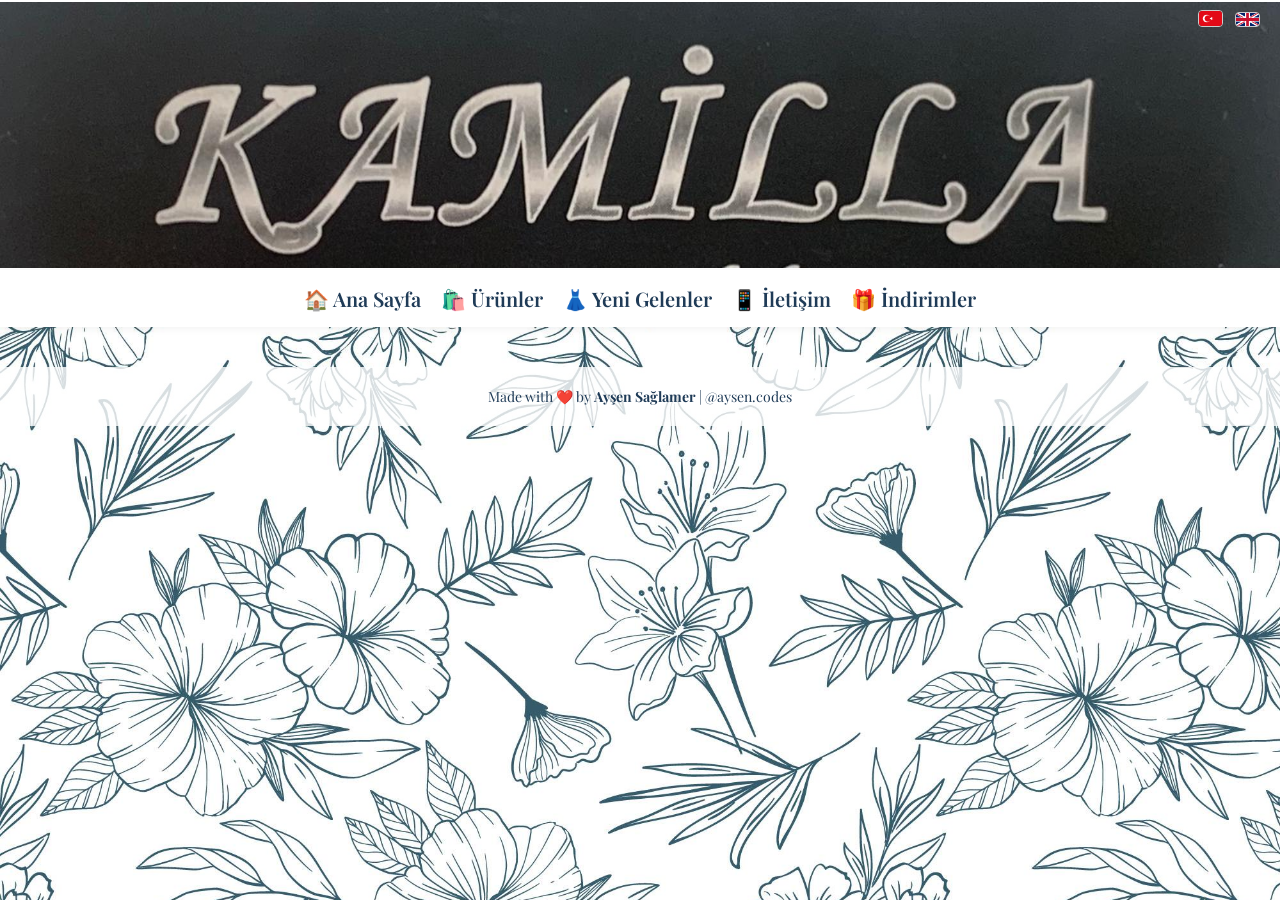
<file: Kamilla Butik/index.html>
<!DOCTYPE html>
<html lang="tr">
  <head>
    <meta charset="UTF-8" />
    <meta name="viewport" content="width=device-width, initial-scale=1.0" />
    <title>Kamilla Butik</title>

    <!-- Font Awesome -->
    <link
      rel="stylesheet"
      href="https://cdnjs.cloudflare.com/ajax/libs/font-awesome/6.7.2/css/all.min.css"
      crossorigin="anonymous"
      referrerpolicy="no-referrer"
    />

    <!-- Google Fonts -->
    <link
      href="https://fonts.googleapis.com/css2?family=Playfair+Display:ital,wght@0,400..900;1,400..900&display=swap"
      rel="stylesheet"
    />

    <!-- CSS -->
    <style>
      :root {
        --main-color: #1f3b57;
        --border: 0.1rem solid black;
      }

      * {
        margin: 0;
        padding: 0;
        box-sizing: border-box;
        font-family: "Playfair Display", serif;
      }

      html {
        font-size: 62.5%;
      }

      body {
        background-color: white;
        background-image: url("images/cicek.jpg");
        background-repeat: no-repeat;
        background-position: center;
        background-size: cover;
        min-height: 100vh;
      }

      /* Dil seçici */
      .language-switcher {
        position: absolute;
        top: 1rem;
        right: 2rem;
        z-index: 1000;
      }

      .language-switcher img {
        width: 2.5rem;
        margin-left: 1rem;
        cursor: pointer;
        border-radius: 4px;
        border: 1px solid #ccc;
      }

      /* Logo */
      .logo-header {
        width: 100vw;
        height: 30vh;
        overflow: hidden;
        display: flex;
        justify-content: center;
        align-items: center;
        background-color: white;
      }

      .logo-img {
        width: 100%;
        height: 100%;
        object-fit: contain;
        max-width: none;
      }

      /* Navbar */
      .navbar {
        width: 100%;
        background-color: white;
        display: flex;
        justify-content: center;
        flex-wrap: wrap;
        gap: 2rem;
        padding: 1.5rem 0;
        box-shadow: 0 2px 8px rgba(0, 0, 0, 0.05);
      }

      .navbar a {
        font-size: 2rem;
        color: var(--main-color);
        text-decoration: none;
        font-weight: 600;
        transition: 0.3s;
      }

      .navbar a:hover {
        color: #f2dede;
        border-bottom: 2px solid #f2dede;
      }

      /* Butonlar */
      .buttons {
        display: flex;
        justify-content: center;
        gap: 1.5rem;
        margin-top: 2rem;
      }

      .buttons button {
        font-size: 2rem;
        background: none;
        border: var(--border);
        padding: 1rem 2rem;
        cursor: pointer;
        color: var(--main-color);
        border-radius: 0.5rem;
      }

      .buttons button:hover {
        background-color: var(--main-color);
        color: white;
      }

      /* Responsive */
      @media (max-width: 768px) {
        .navbar {
          flex-direction: column;
          align-items: center;
        }

        .navbar a {
          font-size: 2.4rem;
        }
      }
    </style>
  </head>

  <body>
    <!-- Dil Seçici -->
    <div class="language-switcher">
      <img
        src="images/tr-flag.webp"
        alt="Türkçe"
        onclick="setLanguage('tr')"
        title="Türkçe"
      />
      <img
        src="images/en-flag.webp"
        alt="English"
        onclick="setLanguage('en')"
        title="English"
      />
    </div>

    <!-- Logo -->
    <header class="logo-header">
      <img src="images/logo.jpeg" alt="Kamilla Logo" class="logo-img" />
    </header>

    <!-- TÜRKÇE MENÜ -->
    <div class="lang lang-tr">
      <nav class="navbar">
        <a href="#">🏠 Ana Sayfa</a>
        <a href="urunler.html">🛍️ Ürünler</a>
        <a href="yenigelenler.html">👗 Yeni Gelenler</a>
        <a href="iletisim.html">📱 İletişim</a>
        <a href="indirimler.html">🎁 İndirimler</a>
      </nav>
    </div>

    <!-- ENGLISH MENU -->
    <div class="lang lang-en" style="display: none">
      <nav class="navbar">
        <a href="#">🏠 Home</a>
        <a href="urunler.html">🛍️ Products</a>
        <a href="yenigelenler.html">👗 New Arrivals</a>
        <a href="iletisim.html">📱 Contact</a>
        <a href="indirimler.html">🎁 Offers</a>
      </nav>
    </div>

    <!-- JS -->
    <script>
      function setLanguage(lang) {
        document
          .querySelectorAll(".lang")
          .forEach((el) => (el.style.display = "none"));
        document.querySelector(".lang-" + lang).style.display = "block";
      }
    </script>
    <!-- Tasarımcı Bilgisi -->
    <footer
      style="
        text-align: center;
        margin-top: 4rem;
        padding: 2rem;
        background-color: rgba(255, 255, 255, 0.8);
        font-size: 1.4rem;
        color: #1f3b57;
      "
    >
      Made with ❤️ by <strong>Ayşen Sağlamer</strong> |
      <a
        href="https://instagram.com/aysen.codes"
        target="_blank"
        style="color: #1f3b57; text-decoration: none"
        >@aysen.codes</a
      >
    </footer>
  </body>
</html>
</file>
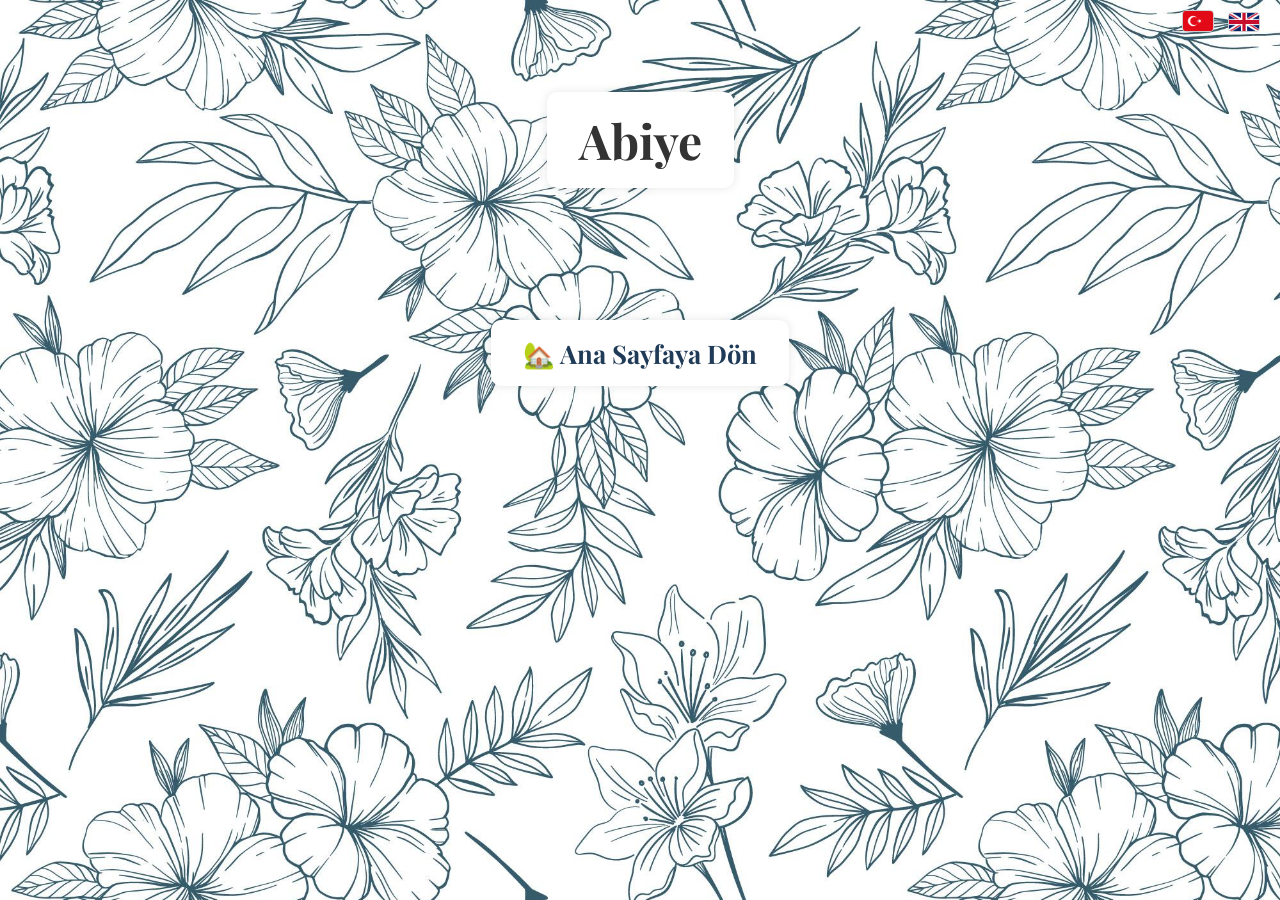
<file: Kamilla Butik/abiye.html>
<!DOCTYPE html>
<html lang="tr">
  <head>
    <meta charset="UTF-8" />
    <meta name="viewport" content="width=device-width, initial-scale=1.0" />
    <title>Kamilla Butik - Elbiseler</title>

    <!-- Font ve İkonlar -->
    <link
      rel="stylesheet"
      href="https://cdnjs.cloudflare.com/ajax/libs/font-awesome/6.7.2/css/all.min.css"
    />
    <link
      href="https://fonts.googleapis.com/css2?family=Playfair+Display&display=swap"
      rel="stylesheet"
    />

    <style>
      body {
        font-family: "Playfair Display", serif;
        margin: 0;
        padding: 0;
        background-color: white;
        background-image: url("images/cicek.jpg");
        background-repeat: no-repeat;
        background-size: cover;
        min-height: 100vh;
        color: #333;
        display: flex;
        flex-direction: column;
      }

      .language-switcher {
        position: absolute;
        top: 10px;
        right: 20px;
        z-index: 1000;
      }

      .language-switcher img {
        width: 30px;
        margin-left: 10px;
        cursor: pointer;
        border-radius: 4px;
        border: 1px solid #ccc;
      }

      .page-title-wrapper {
        display: flex;
        justify-content: center;
        padding-top: 60px;
        padding-bottom: 10px;
      }

      .page-title {
        background-color: white;
        padding: 1rem 2rem;
        border-radius: 10px;
        font-size: 3rem;
        box-shadow: 0 0 10px rgba(0, 0, 0, 0.1);
      }

      .navbar {
        display: flex;
        justify-content: center;
        gap: 1.5rem;
        padding: 1.5rem 1rem;
        background-color: rgba(255, 255, 255, 0.95);
        box-shadow: 0 2px 8px rgba(0, 0, 0, 0.05);
        flex-wrap: wrap;
        margin-bottom: 20px;
      }

      .navbar a {
        font-size: 1.6rem;
        text-decoration: none;
        color: #1f3b57;
        font-weight: 600;
        padding: 0.8rem 1.2rem;
        border-radius: 6px;
        transition: all 0.3s ease;
      }

      .navbar a:hover {
        background-color: #1f3b57;
        color: white;
      }

      .product-list {
        display: grid;
        grid-template-columns: repeat(auto-fit, minmax(250px, 1fr));
        gap: 20px;
        padding: 30px;
      }

      .product-card {
        background: rgba(255, 255, 255, 0.9);
        padding: 20px;
        border-radius: 10px;
        box-shadow: 0 4px 8px rgba(0, 0, 0, 0.1);
        text-align: center;
      }

      .product-card img {
        max-width: 100%;
        height: auto;
        border-radius: 8px;
      }

      .product-card h3 {
        margin-top: 10px;
        font-size: 20px;
      }

      .product-card p {
        font-size: 16px;
        color: #666;
      }

      .back-home {
        text-align: center;
        padding: 30px 0;
      }

      .back-home a {
        background-color: white;
        padding: 1rem 2rem;
        border-radius: 10px;
        text-decoration: none;
        font-size: 1.6rem;
        font-weight: bold;
        color: #1f3b57;
        box-shadow: 0 0 10px rgba(0, 0, 0, 0.1);
        transition: 0.3s;
        display: inline-block;
      }

      .back-home a:hover {
        background-color: #1f3b57;
        color: white;
      }
    </style>
  </head>
  <body>
    <!-- Dil Seçici -->
    <div class="language-switcher">
      <img src="images/tr-flag.webp" alt="TR" onclick="setLanguage('tr')" />
      <img src="images/en-flag.webp" alt="EN" onclick="setLanguage('en')" />
    </div>

    <!-- Sayfa Başlığı -->
    <div class="page-title-wrapper">
      <h1 id="page-title" class="page-title">Abiye</h1>
    </div>

    <!-- Ürün Listesi -->
    <div class="product-list" id="product-list"></div>

    <!-- Ana Sayfaya Dön -->
    <div class="back-home">
      <a href="index.html" id="back-button">🏡 Ana Sayfaya Dön</a>
    </div>

    <!-- Dil Scripti -->
    <script>
      const translations = {
        tr: {
          title: "Abiye",
          back: "🏡 Ana Sayfaya Dön",
        },
        en: {
          title: "Evening Dresses",
          back: "🏡 Back to Home",
        },
      };

      function setLanguage(lang) {
        localStorage.setItem("lang", lang);
        document.getElementById("page-title").textContent =
          translations[lang].title;
        document.getElementById("back-button").textContent =
          translations[lang].back;

        document.querySelectorAll(".lang").forEach((el) => {
          el.style.display = "none";
        });
        document
          .querySelectorAll(".lang-" + lang)
          .forEach((el) => (el.style.display = "flex"));
      }

      const savedLang = localStorage.getItem("lang") || "tr";
      setLanguage(savedLang);
    </script>
  </body>
</html>
</file>
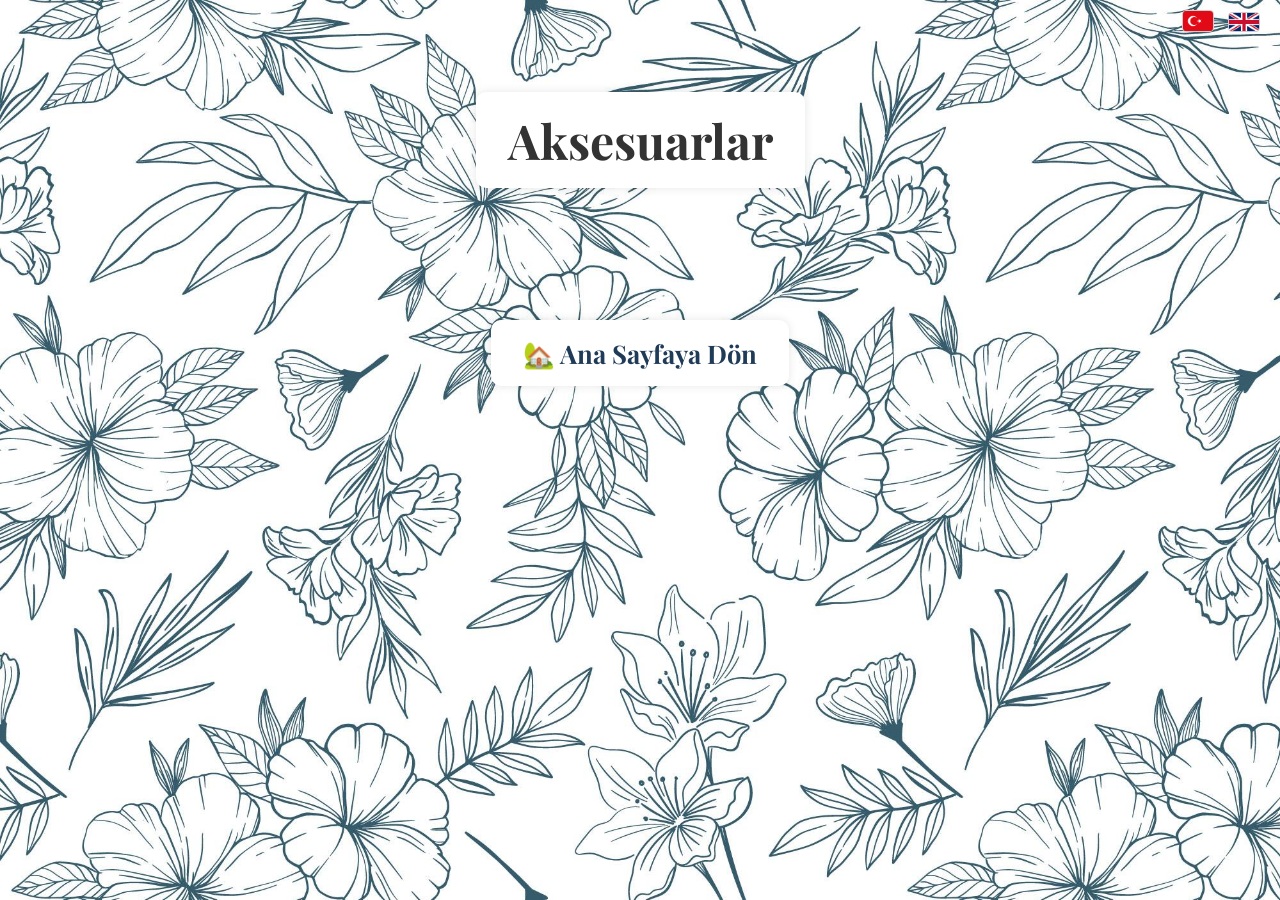
<file: Kamilla Butik/aksesuarlar.html>
<!DOCTYPE html>
<html lang="tr">
  <head>
    <meta charset="UTF-8" />
    <meta name="viewport" content="width=device-width, initial-scale=1.0" />
    <title>Kamilla Butik - Elbiseler</title>

    <!-- Font ve İkonlar -->
    <link
      rel="stylesheet"
      href="https://cdnjs.cloudflare.com/ajax/libs/font-awesome/6.7.2/css/all.min.css"
    />
    <link
      href="https://fonts.googleapis.com/css2?family=Playfair+Display&display=swap"
      rel="stylesheet"
    />

    <style>
      body {
        font-family: "Playfair Display", serif;
        margin: 0;
        padding: 0;
        background-color: white;
        background-image: url("images/cicek.jpg");
        background-repeat: no-repeat;
        background-size: cover;
        min-height: 100vh;
        color: #333;
        display: flex;
        flex-direction: column;
      }

      .language-switcher {
        position: absolute;
        top: 10px;
        right: 20px;
        z-index: 1000;
      }

      .language-switcher img {
        width: 30px;
        margin-left: 10px;
        cursor: pointer;
        border-radius: 4px;
        border: 1px solid #ccc;
      }

      .page-title-wrapper {
        display: flex;
        justify-content: center;
        padding-top: 60px;
        padding-bottom: 10px;
      }

      .page-title {
        background-color: white;
        padding: 1rem 2rem;
        border-radius: 10px;
        font-size: 3rem;
        box-shadow: 0 0 10px rgba(0, 0, 0, 0.1);
      }

      .navbar {
        display: flex;
        justify-content: center;
        gap: 1.5rem;
        padding: 1.5rem 1rem;
        background-color: rgba(255, 255, 255, 0.95);
        box-shadow: 0 2px 8px rgba(0, 0, 0, 0.05);
        flex-wrap: wrap;
        margin-bottom: 20px;
      }

      .navbar a {
        font-size: 1.6rem;
        text-decoration: none;
        color: #1f3b57;
        font-weight: 600;
        padding: 0.8rem 1.2rem;
        border-radius: 6px;
        transition: all 0.3s ease;
      }

      .navbar a:hover {
        background-color: #1f3b57;
        color: white;
      }

      .product-list {
        display: grid;
        grid-template-columns: repeat(auto-fit, minmax(250px, 1fr));
        gap: 20px;
        padding: 30px;
      }

      .product-card {
        background: rgba(255, 255, 255, 0.9);
        padding: 20px;
        border-radius: 10px;
        box-shadow: 0 4px 8px rgba(0, 0, 0, 0.1);
        text-align: center;
      }

      .product-card img {
        max-width: 100%;
        height: auto;
        border-radius: 8px;
      }

      .product-card h3 {
        margin-top: 10px;
        font-size: 20px;
      }

      .product-card p {
        font-size: 16px;
        color: #666;
      }

      .back-home {
        text-align: center;
        padding: 30px 0;
      }

      .back-home a {
        background-color: white;
        padding: 1rem 2rem;
        border-radius: 10px;
        text-decoration: none;
        font-size: 1.6rem;
        font-weight: bold;
        color: #1f3b57;
        box-shadow: 0 0 10px rgba(0, 0, 0, 0.1);
        transition: 0.3s;
        display: inline-block;
      }

      .back-home a:hover {
        background-color: #1f3b57;
        color: white;
      }
    </style>
  </head>
  <body>
    <!-- Dil Seçici -->
    <div class="language-switcher">
      <img src="images/tr-flag.webp" alt="TR" onclick="setLanguage('tr')" />
      <img src="images/en-flag.webp" alt="EN" onclick="setLanguage('en')" />
    </div>

    <!-- Sayfa Başlığı -->
    <div class="page-title-wrapper">
      <h1 id="page-title" class="page-title">Aksesuarlar</h1>
    </div>

    <!-- Ürün Listesi -->
    <div class="product-list" id="product-list"></div>

    <!-- Ana Sayfaya Dön -->
    <div class="back-home">
      <a href="index.html" id="back-button">🏡 Ana Sayfaya Dön</a>
    </div>
    <!-- Dil Scripti -->
    <script>
      const translations = {
        tr: {
          title: "Aksesuarlar",
          back: "🏡 Ana Sayfaya Dön",
        },
        en: {
          title: "Accessories",
          back: "🏡 Back to Home",
        },
      };

      function setLanguage(lang) {
        localStorage.setItem("lang", lang);
        document.getElementById("page-title").textContent =
          translations[lang].title;
        document.getElementById("back-button").textContent =
          translations[lang].back;

        document.querySelectorAll(".lang").forEach((el) => {
          el.style.display = "none";
        });
        document
          .querySelectorAll(".lang-" + lang)
          .forEach((el) => (el.style.display = "flex"));
      }

      const savedLang = localStorage.getItem("lang") || "tr";
      setLanguage(savedLang);
    </script>
  </body>
</html>
</file>
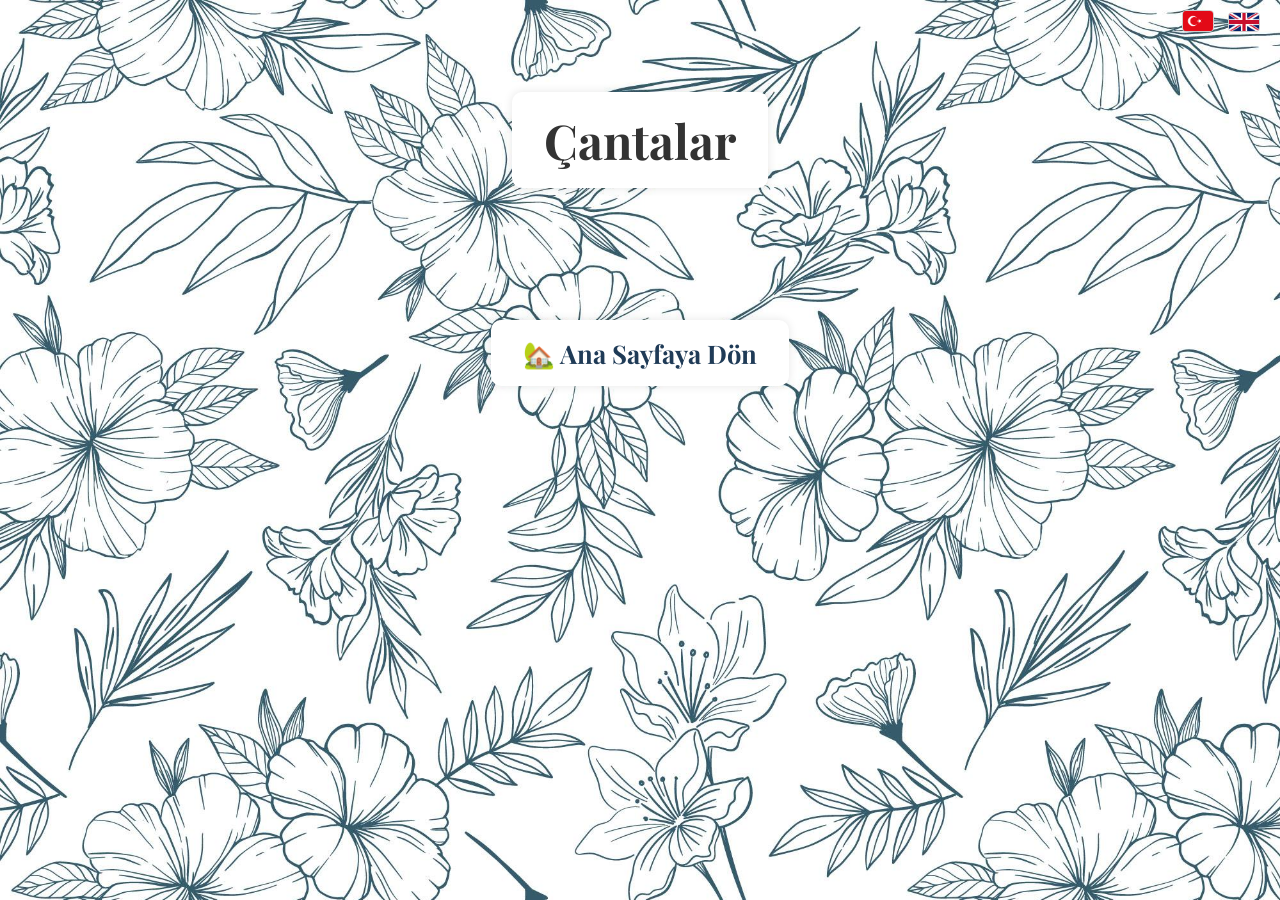
<file: Kamilla Butik/altgiyim copy.html>
<!DOCTYPE html>
<html lang="tr">
  <head>
    <meta charset="UTF-8" />
    <meta name="viewport" content="width=device-width, initial-scale=1.0" />
    <title>Kamilla Butik - Elbiseler</title>

    <!-- Font ve İkonlar -->
    <link
      rel="stylesheet"
      href="https://cdnjs.cloudflare.com/ajax/libs/font-awesome/6.7.2/css/all.min.css"
    />
    <link
      href="https://fonts.googleapis.com/css2?family=Playfair+Display&display=swap"
      rel="stylesheet"
    />

    <style>
      body {
        font-family: "Playfair Display", serif;
        margin: 0;
        padding: 0;
        background-color: white;
        background-image: url("images/cicek.jpg");
        background-repeat: no-repeat;
        background-size: cover;
        min-height: 100vh;
        color: #333;
        display: flex;
        flex-direction: column;
      }

      .language-switcher {
        position: absolute;
        top: 10px;
        right: 20px;
        z-index: 1000;
      }

      .language-switcher img {
        width: 30px;
        margin-left: 10px;
        cursor: pointer;
        border-radius: 4px;
        border: 1px solid #ccc;
      }

      .page-title-wrapper {
        display: flex;
        justify-content: center;
        padding-top: 60px;
        padding-bottom: 10px;
      }

      .page-title {
        background-color: white;
        padding: 1rem 2rem;
        border-radius: 10px;
        font-size: 3rem;
        box-shadow: 0 0 10px rgba(0, 0, 0, 0.1);
      }

      .navbar {
        display: flex;
        justify-content: center;
        gap: 1.5rem;
        padding: 1.5rem 1rem;
        background-color: rgba(255, 255, 255, 0.95);
        box-shadow: 0 2px 8px rgba(0, 0, 0, 0.05);
        flex-wrap: wrap;
        margin-bottom: 20px;
      }

      .navbar a {
        font-size: 1.6rem;
        text-decoration: none;
        color: #1f3b57;
        font-weight: 600;
        padding: 0.8rem 1.2rem;
        border-radius: 6px;
        transition: all 0.3s ease;
      }

      .navbar a:hover {
        background-color: #1f3b57;
        color: white;
      }

      .product-list {
        display: grid;
        grid-template-columns: repeat(auto-fit, minmax(250px, 1fr));
        gap: 20px;
        padding: 30px;
      }

      .product-card {
        background: rgba(255, 255, 255, 0.9);
        padding: 20px;
        border-radius: 10px;
        box-shadow: 0 4px 8px rgba(0, 0, 0, 0.1);
        text-align: center;
      }

      .product-card img {
        max-width: 100%;
        height: auto;
        border-radius: 8px;
      }

      .product-card h3 {
        margin-top: 10px;
        font-size: 20px;
      }

      .product-card p {
        font-size: 16px;
        color: #666;
      }

      .back-home {
        text-align: center;
        padding: 30px 0;
      }

      .back-home a {
        background-color: white;
        padding: 1rem 2rem;
        border-radius: 10px;
        text-decoration: none;
        font-size: 1.6rem;
        font-weight: bold;
        color: #1f3b57;
        box-shadow: 0 0 10px rgba(0, 0, 0, 0.1);
        transition: 0.3s;
        display: inline-block;
      }

      .back-home a:hover {
        background-color: #1f3b57;
        color: white;
      }
    </style>
  </head>
  <body>
    <!-- Dil Seçici -->
    <div class="language-switcher">
      <img src="images/tr-flag.webp" alt="TR" onclick="setLanguage('tr')" />
      <img src="images/en-flag.webp" alt="EN" onclick="setLanguage('en')" />
    </div>

    <!-- Sayfa Başlığı -->
    <div class="page-title-wrapper">
      <h1 id="page-title" class="page-title">Çantalar</h1>
    </div>

    <!-- Ürün Listesi -->
    <div class="product-list" id="product-list"></div>

    <!-- Ana Sayfaya Dön -->
    <div class="back-home">
      <a href="index.html" id="back-button">🏡 Ana Sayfaya Dön</a>
    </div>

    <!-- SheetDB'den Ürün Çek -->
    <script>
      fetch("https://sheetdb.io/api/v1/gub2fzioqcrd7")
        .then((res) => res.json())
        .then((data) => {
          const list = document.getElementById("product-list");
          const filtered = data.filter(
            (item) =>
              item["Kategori / Category"].toLowerCase().includes("elbiseler") ||
              item["Kategori / Category"].toLowerCase().includes("dresses")
          );
          filtered.forEach((product) => {
            const div = document.createElement("div");
            div.className = "product-card";
            div.innerHTML = `
              <img src="${product["Fotoğraf Linki"]}" alt="${product["Ürün Adı"]}" />
              <h3>${product["Urun Adı"]}</h3>
              <p>${product["Açıklama"]}</p>
              <p><strong>${product["Fiyat"]} TL</strong></p>
            `;
            list.appendChild(div);
          });
        });
    </script>

    <!-- Dil Scripti -->
    <script>
      const translations = {
        tr: {
          title: "Çantalar",
          back: "🏡 Ana Sayfaya Dön",
        },
        en: {
          title: "Bags",
          back: "🏡 Back to Home",
        },
      };

      function setLanguage(lang) {
        localStorage.setItem("lang", lang);
        document.getElementById("page-title").textContent =
          translations[lang].title;
        document.getElementById("back-button").textContent =
          translations[lang].back;

        document.querySelectorAll(".lang").forEach((el) => {
          el.style.display = "none";
        });
        document
          .querySelectorAll(".lang-" + lang)
          .forEach((el) => (el.style.display = "flex"));
      }

      const savedLang = localStorage.getItem("lang") || "tr";
      setLanguage(savedLang);
    </script>
  </body>
</html>
</file>
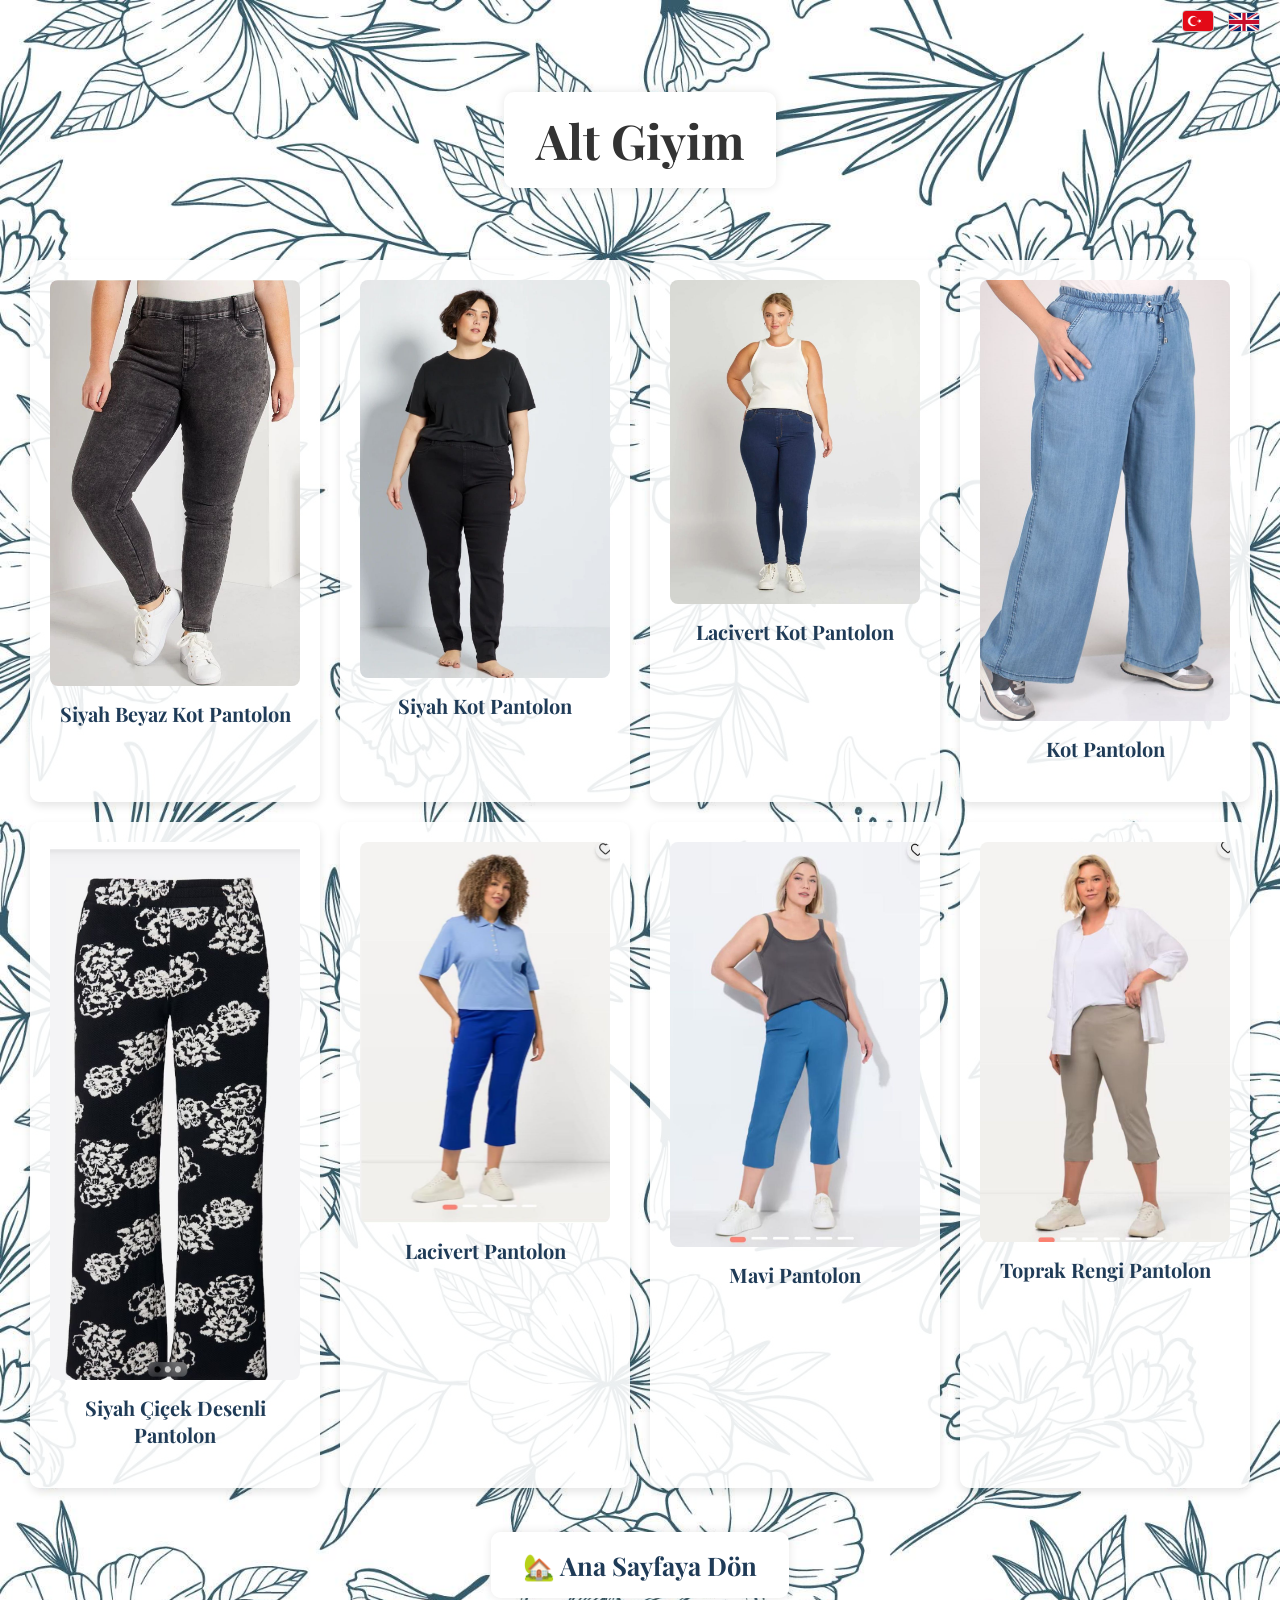
<file: Kamilla Butik/altgiyim.html>
<!DOCTYPE html>
<html lang="tr">
  <head>
    <meta charset="UTF-8" />
    <meta name="viewport" content="width=device-width, initial-scale=1.0" />
    <title>Kamilla Butik - Üst Giyim</title>
    <link
      rel="stylesheet"
      href="https://cdnjs.cloudflare.com/ajax/libs/font-awesome/6.7.2/css/all.min.css"
    />
    <link
      href="https://fonts.googleapis.com/css2?family=Playfair+Display&display=swap"
      rel="stylesheet"
    />

    <style>
      body {
        font-family: "Playfair Display", serif;
        margin: 0;
        padding: 0;
        background-color: white;
        background-image: url("images/cicek.jpg");
        background-repeat: no-repeat;
        background-size: cover;
        min-height: 100vh;
        color: #333;
        display: flex;
        flex-direction: column;
      }

      .language-switcher {
        position: absolute;
        top: 10px;
        right: 20px;
        z-index: 1000;
      }

      .language-switcher img {
        width: 30px;
        margin-left: 10px;
        cursor: pointer;
        border-radius: 4px;
        border: 1px solid #ccc;
      }

      .page-title-wrapper {
        display: flex;
        justify-content: center;
        padding-top: 60px;
        padding-bottom: 10px;
      }

      .page-title {
        background-color: white;
        padding: 1rem 2rem;
        border-radius: 10px;
        font-size: 3rem;
        box-shadow: 0 0 10px rgba(0, 0, 0, 0.1);
      }

      .product-list {
        display: grid;
        grid-template-columns: repeat(auto-fit, minmax(250px, 1fr));
        gap: 20px;
        padding: 30px;
      }

      .product-card {
        background: rgba(255, 255, 255, 0.9);
        padding: 20px;
        border-radius: 10px;
        box-shadow: 0 4px 8px rgba(0, 0, 0, 0.1);
        text-align: center;
        transition: 0.3s;
      }

      .product-card:hover {
        transform: scale(1.02);
      }

      .product-card img {
        max-width: 100%;
        height: auto;
        border-radius: 8px;
      }

      .product-card h3 {
        margin-top: 10px;
        font-size: 20px;
        color: #1f3b57;
      }

      .back-home {
        text-align: center;
        padding: 30px 0;
      }

      .back-home a {
        background-color: white;
        padding: 1rem 2rem;
        border-radius: 10px;
        text-decoration: none;
        font-size: 1.6rem;
        font-weight: bold;
        color: #1f3b57;
        box-shadow: 0 0 10px rgba(0, 0, 0, 0.1);
        transition: 0.3s;
      }

      .back-home a:hover {
        background-color: #1f3b57;
        color: white;
      }
    </style>
  </head>
  <body>
    <!-- Dil Seçici -->
    <div class="language-switcher">
      <img src="images/tr-flag.webp" alt="TR" onclick="setLanguage('tr')" />
      <img src="images/en-flag.webp" alt="EN" onclick="setLanguage('en')" />
    </div>

    <!-- Sayfa Başlığı -->
    <div class="page-title-wrapper">
      <h1 id="page-title" class="page-title">Alt Giyim</h1>
    </div>

    <!-- Ürün Listesi -->
    <div class="product-list" id="product-list"></div>

    <!-- Ana Sayfaya Dön -->
    <div class="back-home">
      <a href="index.html" id="back-button">🏡 Ana Sayfaya Dön</a>
    </div>

    <!-- Ürünleri Manuel Listele -->
    <script>
      const products = [
        {
          name_tr: "Siyah Beyaz Kot Pantolon",
          name_en: "Black and White Denim Pants",
          image: "images/Pantolon1.jpeg",
        },
        {
          name_tr: "Siyah Kot Pantolon",
          name_en: "Black Denim Pants",
          image: "images/Pantolon2.jpeg",
        },
        {
          name_tr: "Lacivert Kot Pantolon",
          name_en: "Navy Denim Pants",
          image: "images/Pantolon3.jpeg",
        },
        {
          name_tr: "Kot Pantolon",
          name_en: "Denim Pants",
          image: "images/Pantolon4.jpeg",
        },
        {
          name_tr: "Siyah Çiçek Desenli Pantolon",
          name_en: "Black Floral Pants",
          image: "images/Pantolon5.jpeg",
        },
        {
          name_tr: "Lacivert Pantolon",
          name_en: "Navy Pants",
          image: "images/Pantolon6.jpeg",
        },
        {
          name_tr: "Mavi Pantolon",
          name_en: "Blue Pants",
          image: "images/Pantolon7.jpeg",
        },
        {
          name_tr: "Toprak Rengi Pantolon",
          name_en: "Earth-Tone Pants",
          image: "images/Pantolon8.jpeg",
        },
      ];

      const list = document.getElementById("product-list");
      products.forEach((product, index) => {
        const div = document.createElement("div");
        div.className = "product-card";
        div.innerHTML = `
        <img src="${product.image}" alt="${product.name_tr}" />
        <h3 class="product-title" data-tr="${product.name_tr}" data-en="${product.name_en}">
          ${product.name_tr}
        </h3>
      `;
        list.appendChild(div);
      });
    </script>

    <!-- Dil Scripti -->
    <script>
      const translations = {
        tr: {
          title: "Alt Giyim",
          back: "🏡 Ana Sayfaya Dön",
        },
        en: {
          title: "Bottoms",
          back: "🏡 Back to Home",
        },
      };

      function setLanguage(lang) {
        localStorage.setItem("lang", lang);
        document.getElementById("page-title").textContent =
          translations[lang].title;
        document.getElementById("back-button").textContent =
          translations[lang].back;

        // Ürün isimlerini güncelle
        const productTitles = document.querySelectorAll(".product-title");
        productTitles.forEach((el) => {
          el.textContent = el.getAttribute(`data-${lang}`);
        });
      }
      const savedLang = localStorage.getItem("lang") || "tr";
      setLanguage(savedLang);
    </script>
  </body>
</html>
</file>
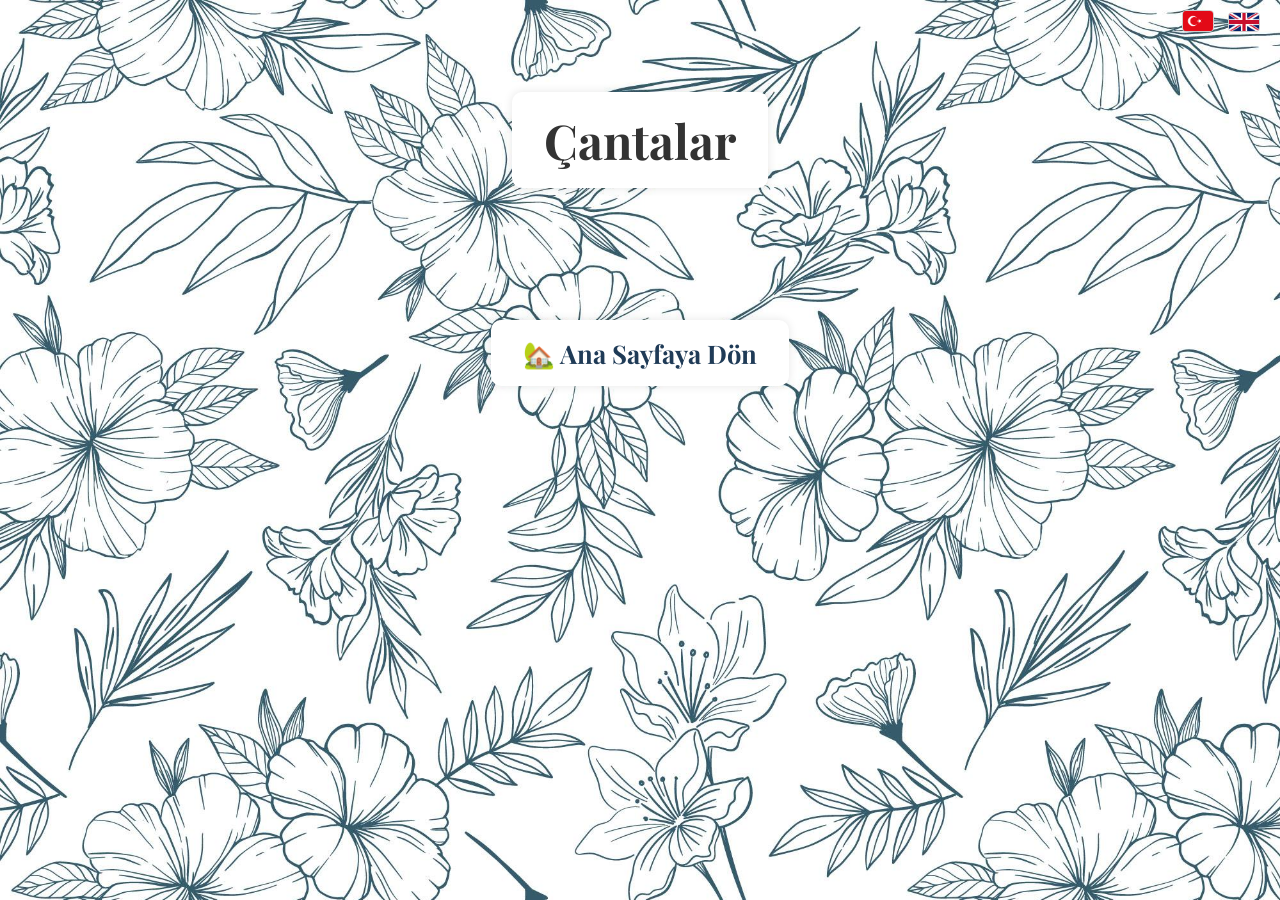
<file: Kamilla Butik/cantalar.html>
<!DOCTYPE html>
<html lang="tr">
  <head>
    <meta charset="UTF-8" />
    <meta name="viewport" content="width=device-width, initial-scale=1.0" />
    <title>Kamilla Butik - Elbiseler</title>

    <!-- Font ve İkonlar -->
    <link
      rel="stylesheet"
      href="https://cdnjs.cloudflare.com/ajax/libs/font-awesome/6.7.2/css/all.min.css"
    />
    <link
      href="https://fonts.googleapis.com/css2?family=Playfair+Display&display=swap"
      rel="stylesheet"
    />

    <style>
      body {
        font-family: "Playfair Display", serif;
        margin: 0;
        padding: 0;
        background-color: white;
        background-image: url("images/cicek.jpg");
        background-repeat: no-repeat;
        background-size: cover;
        min-height: 100vh;
        color: #333;
        display: flex;
        flex-direction: column;
      }

      .language-switcher {
        position: absolute;
        top: 10px;
        right: 20px;
        z-index: 1000;
      }

      .language-switcher img {
        width: 30px;
        margin-left: 10px;
        cursor: pointer;
        border-radius: 4px;
        border: 1px solid #ccc;
      }

      .page-title-wrapper {
        display: flex;
        justify-content: center;
        padding-top: 60px;
        padding-bottom: 10px;
      }

      .page-title {
        background-color: white;
        padding: 1rem 2rem;
        border-radius: 10px;
        font-size: 3rem;
        box-shadow: 0 0 10px rgba(0, 0, 0, 0.1);
      }

      .navbar {
        display: flex;
        justify-content: center;
        gap: 1.5rem;
        padding: 1.5rem 1rem;
        background-color: rgba(255, 255, 255, 0.95);
        box-shadow: 0 2px 8px rgba(0, 0, 0, 0.05);
        flex-wrap: wrap;
        margin-bottom: 20px;
      }

      .navbar a {
        font-size: 1.6rem;
        text-decoration: none;
        color: #1f3b57;
        font-weight: 600;
        padding: 0.8rem 1.2rem;
        border-radius: 6px;
        transition: all 0.3s ease;
      }

      .navbar a:hover {
        background-color: #1f3b57;
        color: white;
      }

      .product-list {
        display: grid;
        grid-template-columns: repeat(auto-fit, minmax(250px, 1fr));
        gap: 20px;
        padding: 30px;
      }

      .product-card {
        background: rgba(255, 255, 255, 0.9);
        padding: 20px;
        border-radius: 10px;
        box-shadow: 0 4px 8px rgba(0, 0, 0, 0.1);
        text-align: center;
      }

      .product-card img {
        max-width: 100%;
        height: auto;
        border-radius: 8px;
      }

      .product-card h3 {
        margin-top: 10px;
        font-size: 20px;
      }

      .product-card p {
        font-size: 16px;
        color: #666;
      }

      .back-home {
        text-align: center;
        padding: 30px 0;
      }

      .back-home a {
        background-color: white;
        padding: 1rem 2rem;
        border-radius: 10px;
        text-decoration: none;
        font-size: 1.6rem;
        font-weight: bold;
        color: #1f3b57;
        box-shadow: 0 0 10px rgba(0, 0, 0, 0.1);
        transition: 0.3s;
        display: inline-block;
      }

      .back-home a:hover {
        background-color: #1f3b57;
        color: white;
      }
    </style>
  </head>
  <body>
    <!-- Dil Seçici -->
    <div class="language-switcher">
      <img src="images/tr-flag.webp" alt="TR" onclick="setLanguage('tr')" />
      <img src="images/en-flag.webp" alt="EN" onclick="setLanguage('en')" />
    </div>

    <!-- Sayfa Başlığı -->
    <div class="page-title-wrapper">
      <h1 id="page-title" class="page-title">Çantalar</h1>
    </div>

    <!-- Ürün Listesi -->
    <div class="product-list" id="product-list"></div>

    <!-- Ana Sayfaya Dön -->
    <div class="back-home">
      <a href="index.html" id="back-button">🏡 Ana Sayfaya Dön</a>
    </div>

    <!-- Dil Scripti -->
    <script>
      const translations = {
        tr: {
          title: "Çantalar",
          back: "🏡 Ana Sayfaya Dön",
        },
        en: {
          title: "Bags",
          back: "🏡 Back to Home",
        },
      };

      function setLanguage(lang) {
        localStorage.setItem("lang", lang);
        document.getElementById("page-title").textContent =
          translations[lang].title;
        document.getElementById("back-button").textContent =
          translations[lang].back;

        document.querySelectorAll(".lang").forEach((el) => {
          el.style.display = "none";
        });
        document
          .querySelectorAll(".lang-" + lang)
          .forEach((el) => (el.style.display = "flex"));
      }

      const savedLang = localStorage.getItem("lang") || "tr";
      setLanguage(savedLang);
    </script>
  </body>
</html>
</file>
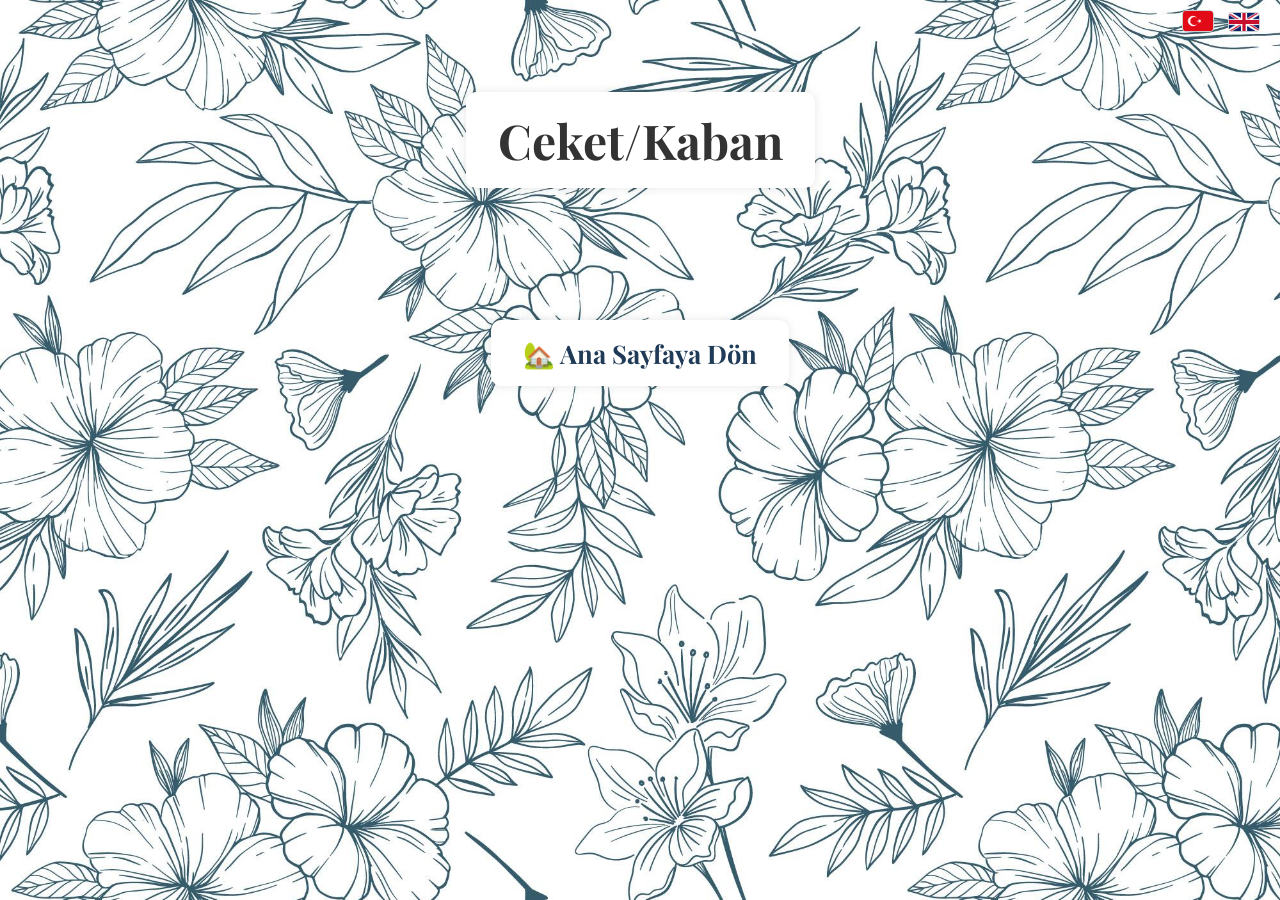
<file: Kamilla Butik/ceket.html>
<!DOCTYPE html>
<html lang="tr">
  <head>
    <meta charset="UTF-8" />
    <meta name="viewport" content="width=device-width, initial-scale=1.0" />
    <title>Kamilla Butik - Elbiseler</title>

    <!-- Font ve İkonlar -->
    <link
      rel="stylesheet"
      href="https://cdnjs.cloudflare.com/ajax/libs/font-awesome/6.7.2/css/all.min.css"
    />
    <link
      href="https://fonts.googleapis.com/css2?family=Playfair+Display&display=swap"
      rel="stylesheet"
    />

    <style>
      body {
        font-family: "Playfair Display", serif;
        margin: 0;
        padding: 0;
        background-color: white;
        background-image: url("images/cicek.jpg");
        background-repeat: no-repeat;
        background-size: cover;
        min-height: 100vh;
        color: #333;
        display: flex;
        flex-direction: column;
      }

      .language-switcher {
        position: absolute;
        top: 10px;
        right: 20px;
        z-index: 1000;
      }

      .language-switcher img {
        width: 30px;
        margin-left: 10px;
        cursor: pointer;
        border-radius: 4px;
        border: 1px solid #ccc;
      }

      .page-title-wrapper {
        display: flex;
        justify-content: center;
        padding-top: 60px;
        padding-bottom: 10px;
      }

      .page-title {
        background-color: white;
        padding: 1rem 2rem;
        border-radius: 10px;
        font-size: 3rem;
        box-shadow: 0 0 10px rgba(0, 0, 0, 0.1);
      }

      .navbar {
        display: flex;
        justify-content: center;
        gap: 1.5rem;
        padding: 1.5rem 1rem;
        background-color: rgba(255, 255, 255, 0.95);
        box-shadow: 0 2px 8px rgba(0, 0, 0, 0.05);
        flex-wrap: wrap;
        margin-bottom: 20px;
      }

      .navbar a {
        font-size: 1.6rem;
        text-decoration: none;
        color: #1f3b57;
        font-weight: 600;
        padding: 0.8rem 1.2rem;
        border-radius: 6px;
        transition: all 0.3s ease;
      }

      .navbar a:hover {
        background-color: #1f3b57;
        color: white;
      }

      .product-list {
        display: grid;
        grid-template-columns: repeat(auto-fit, minmax(250px, 1fr));
        gap: 20px;
        padding: 30px;
      }

      .product-card {
        background: rgba(255, 255, 255, 0.9);
        padding: 20px;
        border-radius: 10px;
        box-shadow: 0 4px 8px rgba(0, 0, 0, 0.1);
        text-align: center;
      }

      .product-card img {
        max-width: 100%;
        height: auto;
        border-radius: 8px;
      }

      .product-card h3 {
        margin-top: 10px;
        font-size: 20px;
      }

      .product-card p {
        font-size: 16px;
        color: #666;
      }

      .back-home {
        text-align: center;
        padding: 30px 0;
      }

      .back-home a {
        background-color: white;
        padding: 1rem 2rem;
        border-radius: 10px;
        text-decoration: none;
        font-size: 1.6rem;
        font-weight: bold;
        color: #1f3b57;
        box-shadow: 0 0 10px rgba(0, 0, 0, 0.1);
        transition: 0.3s;
        display: inline-block;
      }

      .back-home a:hover {
        background-color: #1f3b57;
        color: white;
      }
    </style>
  </head>
  <body>
    <!-- Dil Seçici -->
    <div class="language-switcher">
      <img src="images/tr-flag.webp" alt="TR" onclick="setLanguage('tr')" />
      <img src="images/en-flag.webp" alt="EN" onclick="setLanguage('en')" />
    </div>

    <!-- Sayfa Başlığı -->
    <div class="page-title-wrapper">
      <h1 id="page-title" class="page-title">Ceket/Kaban</h1>
    </div>

    <!-- Ürün Listesi -->
    <div class="product-list" id="product-list"></div>

    <!-- Ana Sayfaya Dön -->
    <div class="back-home">
      <a href="index.html" id="back-button">🏡 Ana Sayfaya Dön</a>
    </div>

    <!-- Dil Scripti -->
    <script>
      const translations = {
        tr: {
          title: "Ceket/Kaban",
          back: "🏡 Ana Sayfaya Dön",
        },
        en: {
          title: "Jackets & Coats",
          back: "🏡 Back to Home",
        },
      };

      function setLanguage(lang) {
        localStorage.setItem("lang", lang);
        document.getElementById("page-title").textContent =
          translations[lang].title;
        document.getElementById("back-button").textContent =
          translations[lang].back;

        document.querySelectorAll(".lang").forEach((el) => {
          el.style.display = "none";
        });
        document
          .querySelectorAll(".lang-" + lang)
          .forEach((el) => (el.style.display = "flex"));
      }

      const savedLang = localStorage.getItem("lang") || "tr";
      setLanguage(savedLang);
    </script>
  </body>
</html>
</file>
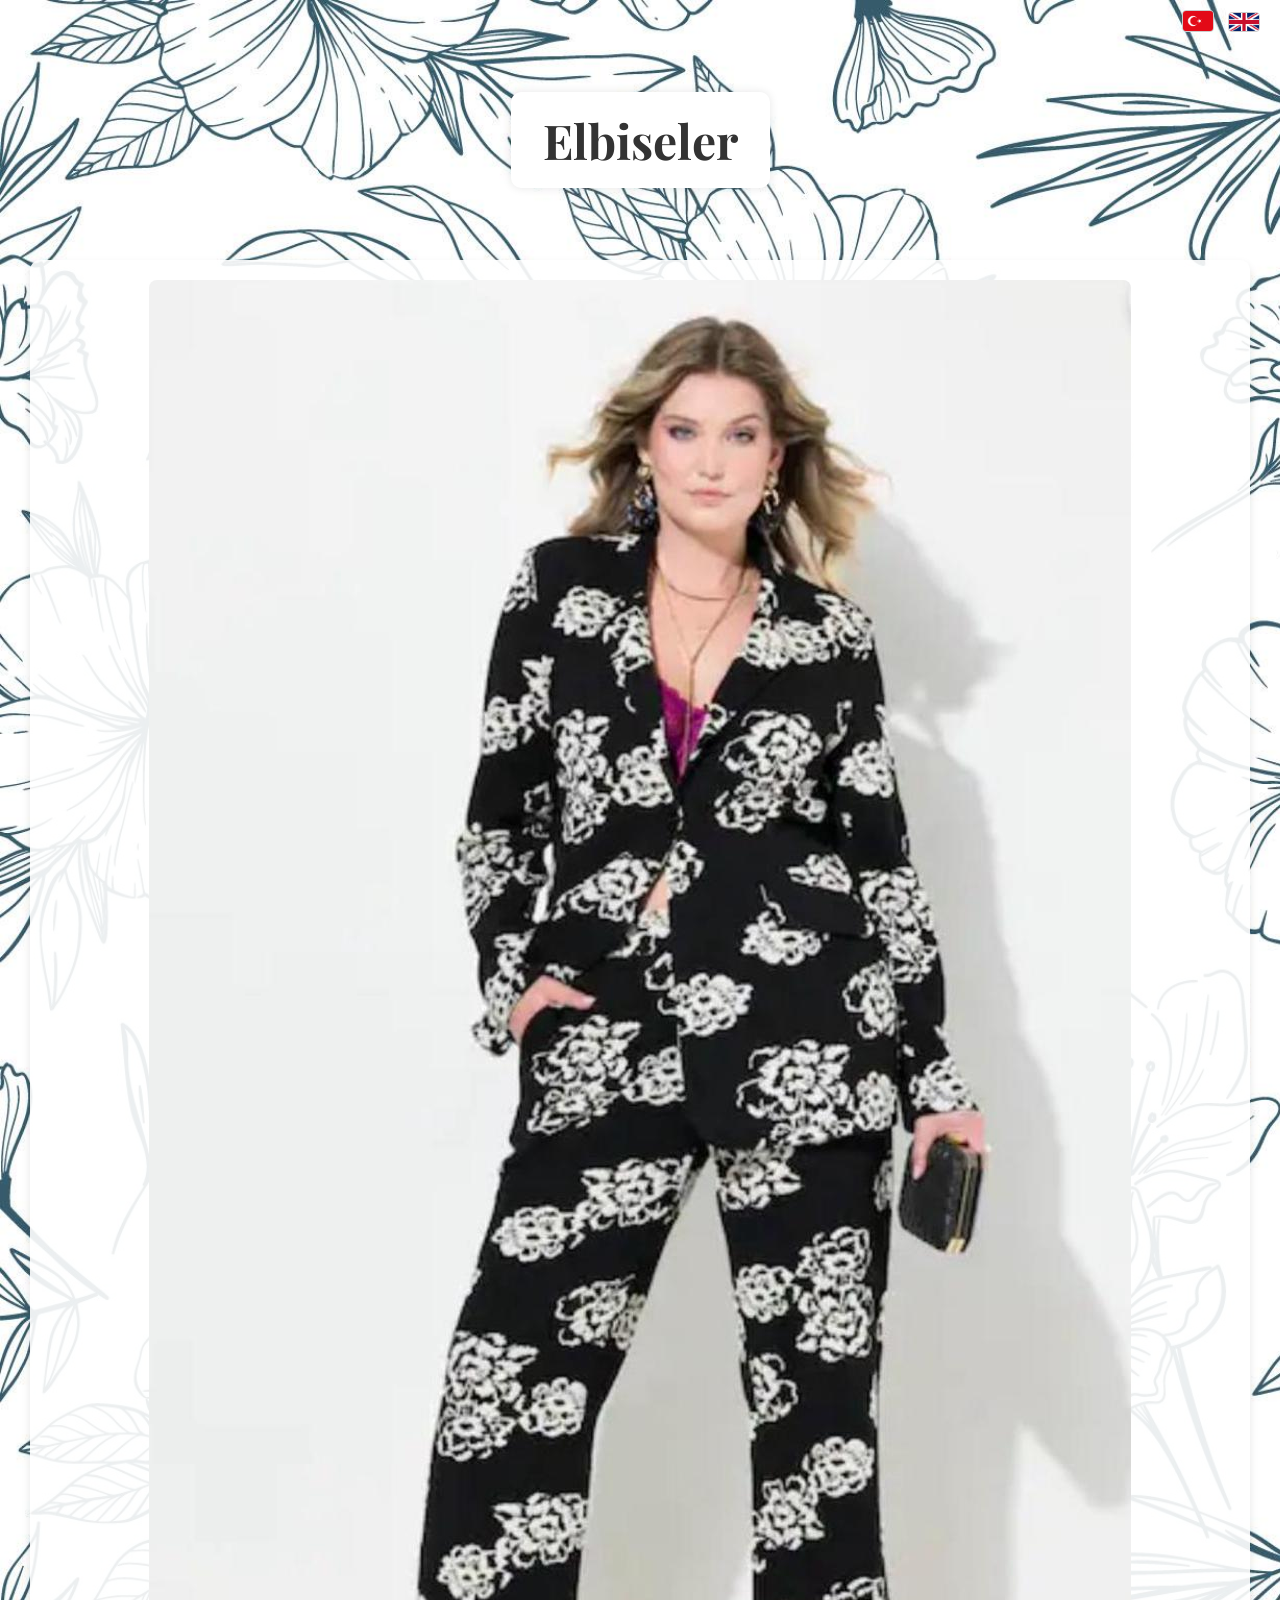
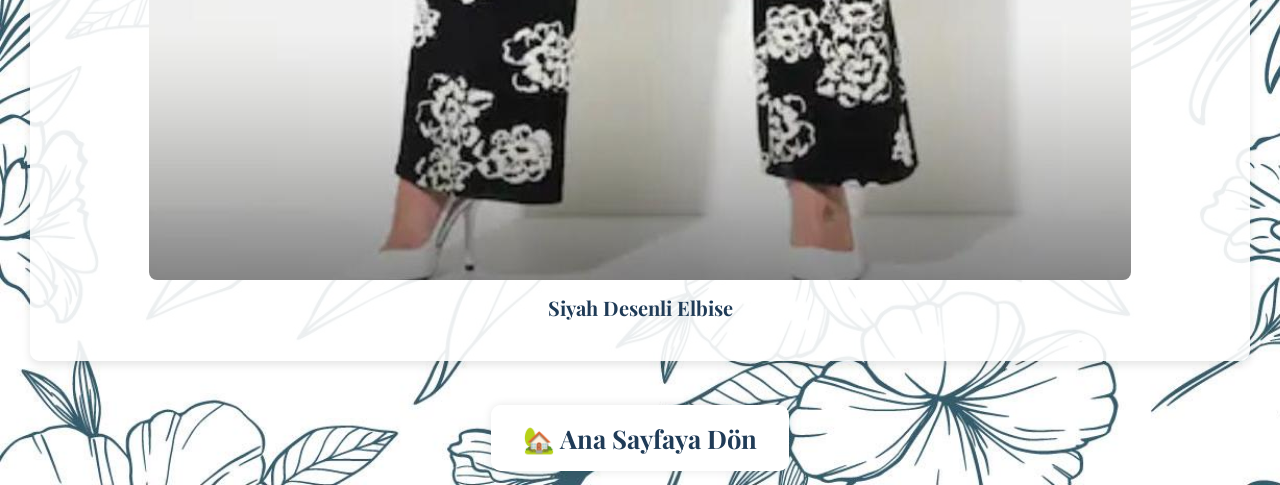
<file: Kamilla Butik/elbiseler.html>
<!DOCTYPE html>
<html lang="tr">
  <head>
    <meta charset="UTF-8" />
    <meta name="viewport" content="width=device-width, initial-scale=1.0" />
    <title>Kamilla Butik - Üst Giyim</title>
    <link
      rel="stylesheet"
      href="https://cdnjs.cloudflare.com/ajax/libs/font-awesome/6.7.2/css/all.min.css"
    />
    <link
      href="https://fonts.googleapis.com/css2?family=Playfair+Display&display=swap"
      rel="stylesheet"
    />

    <style>
      body {
        font-family: "Playfair Display", serif;
        margin: 0;
        padding: 0;
        background-color: white;
        background-image: url("images/cicek.jpg");
        background-repeat: no-repeat;
        background-size: cover;
        min-height: 100vh;
        color: #333;
        display: flex;
        flex-direction: column;
      }

      .language-switcher {
        position: absolute;
        top: 10px;
        right: 20px;
        z-index: 1000;
      }

      .language-switcher img {
        width: 30px;
        margin-left: 10px;
        cursor: pointer;
        border-radius: 4px;
        border: 1px solid #ccc;
      }

      .page-title-wrapper {
        display: flex;
        justify-content: center;
        padding-top: 60px;
        padding-bottom: 10px;
      }

      .page-title {
        background-color: white;
        padding: 1rem 2rem;
        border-radius: 10px;
        font-size: 3rem;
        box-shadow: 0 0 10px rgba(0, 0, 0, 0.1);
      }

      .product-list {
        display: grid;
        grid-template-columns: repeat(auto-fit, minmax(250px, 1fr));
        gap: 20px;
        padding: 30px;
      }

      .product-card {
        background: rgba(255, 255, 255, 0.9);
        padding: 20px;
        border-radius: 10px;
        box-shadow: 0 4px 8px rgba(0, 0, 0, 0.1);
        text-align: center;
        transition: 0.3s;
      }

      .product-card:hover {
        transform: scale(1.02);
      }

      .product-card img {
        max-width: 100%;
        height: auto;
        border-radius: 8px;
      }

      .product-card h3 {
        margin-top: 10px;
        font-size: 20px;
        color: #1f3b57;
      }

      .back-home {
        text-align: center;
        padding: 30px 0;
      }

      .back-home a {
        background-color: white;
        padding: 1rem 2rem;
        border-radius: 10px;
        text-decoration: none;
        font-size: 1.6rem;
        font-weight: bold;
        color: #1f3b57;
        box-shadow: 0 0 10px rgba(0, 0, 0, 0.1);
        transition: 0.3s;
      }

      .back-home a:hover {
        background-color: #1f3b57;
        color: white;
      }
    </style>
  </head>
  <body>
    <!-- Dil Seçici -->
    <div class="language-switcher">
      <img src="images/tr-flag.webp" alt="TR" onclick="setLanguage('tr')" />
      <img src="images/en-flag.webp" alt="EN" onclick="setLanguage('en')" />
    </div>

    <!-- Sayfa Başlığı -->
    <div class="page-title-wrapper">
      <h1 id="page-title" class="page-title">Elbiseler</h1>
    </div>

    <!-- Ürün Listesi -->
    <div class="product-list" id="product-list"></div>

    <!-- Ana Sayfaya Dön -->
    <div class="back-home">
      <a href="index.html" id="back-button">🏡 Ana Sayfaya Dön</a>
    </div>

    <!-- Ürünleri Manuel Listele -->
    <script>
      const products = [
        {
          name_tr: "Siyah Desenli Elbise",
          name_en: "Black Patterned Dress",
          image: "images/Elbise 1.jpeg",
        },
      ];

      const list = document.getElementById("product-list");
      products.forEach((product, index) => {
        const div = document.createElement("div");
        div.className = "product-card";
        div.innerHTML = `
    <img src="${product.image}" alt="${product.name_tr}" />
    <h3 class="product-title" data-tr="${product.name_tr}" data-en="${product.name_en}">
      ${product.name_tr}
    </h3>
  `;
        list.appendChild(div);
      });
    </script>

    <!-- Dil Scripti -->
    <script>
      const translations = {
        tr: {
          title: "Elbiseler",
          back: "🏡 Ana Sayfaya Dön",
        },
        en: {
          title: "Dresses",
          back: "🏡 Back to Home",
        },
      };

      function setLanguage(lang) {
        localStorage.setItem("lang", lang);
        document.getElementById("page-title").textContent =
          translations[lang].title;
        document.getElementById("back-button").textContent =
          translations[lang].back;

        // Ürün isimlerini güncelle
        const productTitles = document.querySelectorAll(".product-title");
        productTitles.forEach((el) => {
          el.textContent = el.getAttribute(`data-${lang}`);
        });
      }

      const savedLang = localStorage.getItem("lang") || "tr";
      setLanguage(savedLang);
    </script>
  </body>
</html>
</file>
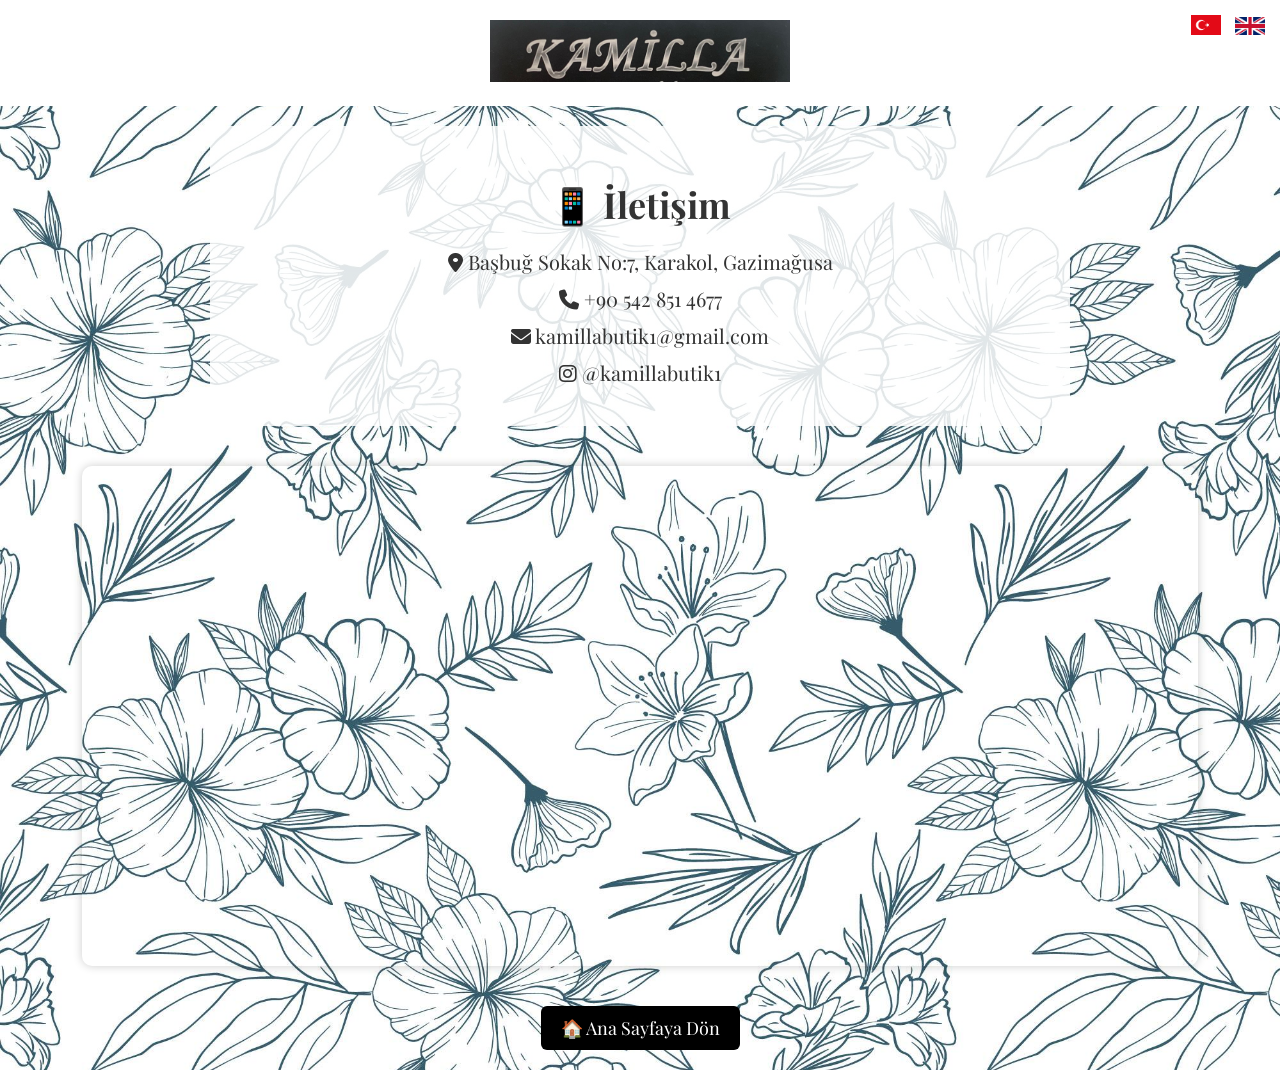
<file: Kamilla Butik/iletisim.html>
<!DOCTYPE html>
<html lang="tr">
  <head>
    <meta charset="UTF-8" />
    <meta name="viewport" content="width=device-width, initial-scale=1.0" />
    <title>İletişim - Kamilla Butik</title>

    <!-- Font ve ikonlar -->
    <link
      rel="stylesheet"
      href="https://cdnjs.cloudflare.com/ajax/libs/font-awesome/6.7.2/css/all.min.css"
    />
    <link
      href="https://fonts.googleapis.com/css2?family=Playfair+Display&display=swap"
      rel="stylesheet"
    />

    <!-- CSS -->
    <style>
      body {
        font-family: "Playfair Display", serif;
        margin: 0;
        padding: 0;
        background-color: white;
        background-image: url("images/cicek.jpg");
        background-repeat: no-repeat;
        background-position: center;
        background-size: cover;
        min-height: 100vh;
        color: #333;
      }

      .language-switcher {
        position: absolute;
        top: 15px;
        right: 15px;
      }

      .language-switcher img {
        width: 30px;
        margin-left: 10px;
        cursor: pointer;
      }

      .logo-header {
        text-align: center;
        background-color: white;
        padding: 20px;
      }

      .logo-img {
        max-width: 300px;
      }

      .contact-info {
        text-align: center;
        font-size: 20px;
        padding: 30px;
        background-color: rgba(255, 255, 255, 0.85); /* saydam arka */
        border-radius: 10px;
        margin: 20px auto;
        max-width: 800px;
      }

      .contact-info h1 {
        font-size: 36px;
        margin-bottom: 20px;
      }

      .contact-info p {
        margin: 10px 0;
      }

      .map-container {
        display: flex;
        justify-content: center;
        padding: 20px;
      }

      iframe {
        width: 90%;
        height: 500px;
        border: 0;
        border-radius: 10px;
        box-shadow: 0 0 10px rgba(0, 0, 0, 0.2);
      }

      .back-home {
        text-align: center;
        margin: 30px 0;
      }

      .back-home a {
        text-decoration: none;
        font-size: 18px;
        background-color: black;
        color: white;
        padding: 10px 20px;
        border-radius: 6px;
        transition: background-color 0.3s;
      }

      .back-home a:hover {
        background-color: #444;
      }
    </style>
  </head>
  <body>
    <!-- Dil Seçici -->
    <div class="language-switcher">
      <img src="images/tr-flag.webp" alt="TR" onclick="setLanguage('tr')" />
      <img src="images/en-flag.webp" alt="EN" onclick="setLanguage('en')" />
    </div>

    <!-- Logo -->
    <header class="logo-header">
      <img src="images/logo.jpeg" alt="Kamilla Logo" class="logo-img" />
    </header>

    <!-- İletişim Bilgileri -->
    <div class="contact-info">
      <h1 data-i18n="title">📱 İletişim</h1>
      <p>
        <i class="fas fa-map-marker-alt"></i>
        <span data-i18n="address"
          >Başbuğ Sokak No:15, Karakol, Gazimağusa / KKTC</span
        >
      </p>
      <p><i class="fas fa-phone"></i> +90 542 851 4677</p>
      <p><i class="fas fa-envelope"></i> kamillabutik1@gmail.com</p>
      <p><i class="fab fa-instagram"></i> @kamillabutik1</p>
    </div>

    <!-- Harita -->
    <div class="map-container">
      <iframe
        src="https://www.google.com/maps/embed?pb=!1m18!1m12!1m3!1d518.0645774453698!2d33.92605884067719!3d35.131394082847535!2m3!1f0!2f0!3f0!3m2!1i1024!2i768!4f13.1!3m3!1m2!1s0x14dfc9cd94cbee5d%3A0xaca559ad0630348c!2sDa%C4%9Fl%C4%B1%20Sigorta%20Gazima%C4%9Fusa%20Merkez%20Ofisi!5e0!3m2!1str!2s!4v1753219618741!5m2!1str!2s"
        allowfullscreen=""
        loading="lazy"
        referrerpolicy="no-referrer-when-downgrade"
      ></iframe>
    </div>

    <!-- Ana Sayfaya Dön -->
    <div class="back-home">
      <a href="index.html" data-i18n="back">🏠 Ana Sayfaya Dön</a>
    </div>

    <!-- Çok Dilli Destek -->
    <script>
      const translations = {
        tr: {
          title: "📱 İletişim",
          address: "Başbuğ Sokak No:7, Karakol, Gazimağusa",
          back: "🏠 Ana Sayfaya Dön",
        },
        en: {
          title: "📱 Contact",
          address: "Basbug Street No:7, Karakol, Famagusta",
          back: "🏠 Back to Home",
        },
      };

      function setLanguage(lang) {
        const elements = document.querySelectorAll("[data-i18n]");
        elements.forEach((el) => {
          const key = el.getAttribute("data-i18n");
          el.textContent = translations[lang][key] || key;
        });
      }

      setLanguage("tr");
    </script>
  </body>
</html>
</file>
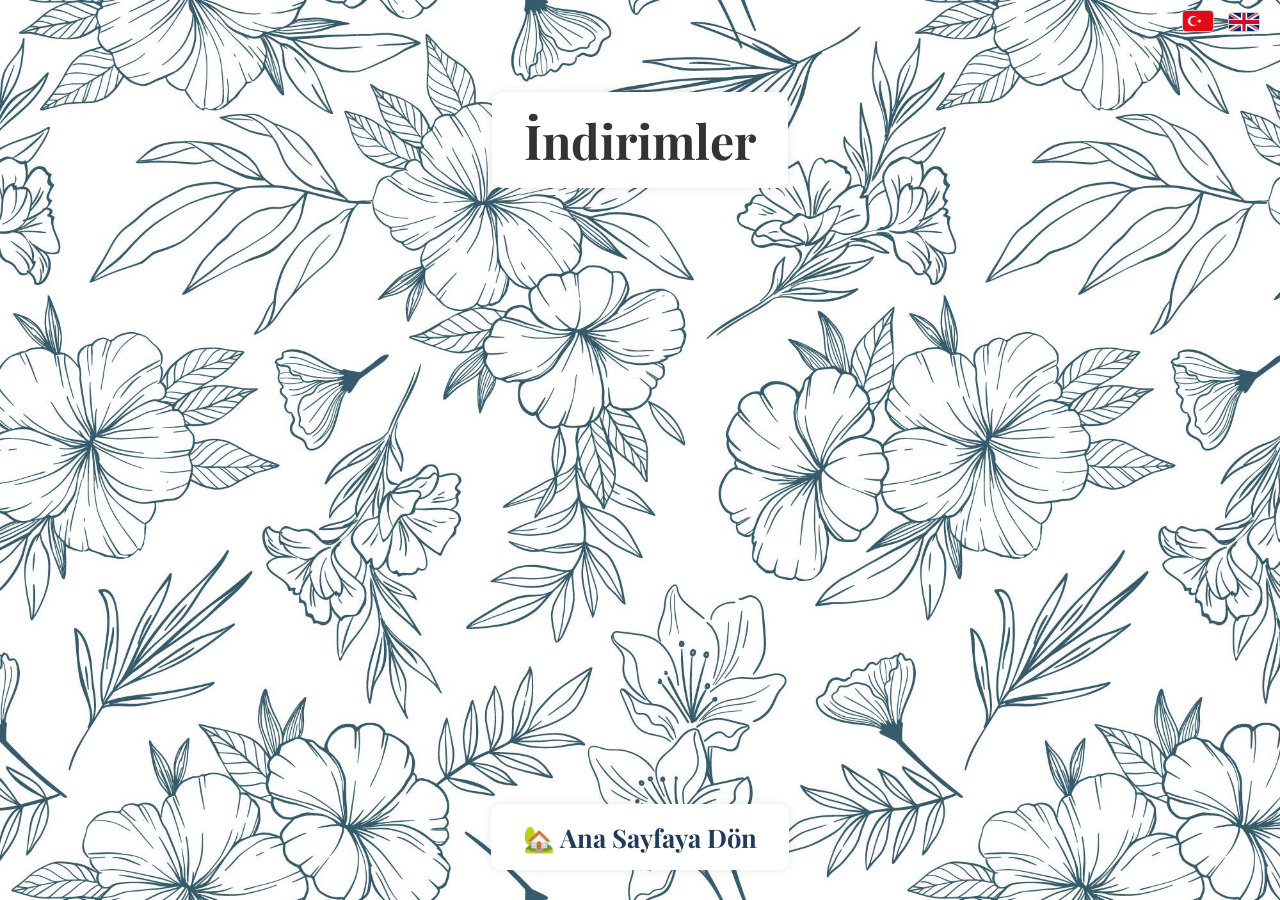
<file: Kamilla Butik/indirimler.html>
<!DOCTYPE html>
<html lang="tr">
  <head>
    <meta charset="UTF-8" />
    <meta name="viewport" content="width=device-width, initial-scale=1.0" />
    <title>Kamilla Butik - İndirimler</title>
    <link
      rel="stylesheet"
      href="https://cdnjs.cloudflare.com/ajax/libs/font-awesome/6.7.2/css/all.min.css"
    />
    <link
      href="https://fonts.googleapis.com/css2?family=Playfair+Display&display=swap"
      rel="stylesheet"
    />
    <style>
      body {
        font-family: "Playfair Display", serif;
        margin: 0;
        padding: 0;
        background-color: white;
        background-image: url("images/cicek.jpg");
        background-repeat: no-repeat;
        background-size: cover;
        min-height: 100vh;
        color: #333;
        display: flex;
        flex-direction: column;
        justify-content: space-between;
      }

      .language-switcher {
        position: absolute;
        top: 10px;
        right: 20px;
        z-index: 1000;
      }

      .language-switcher img {
        width: 30px;
        margin-left: 10px;
        cursor: pointer;
        border-radius: 4px;
        border: 1px solid #ccc;
      }

      .page-title-wrapper {
        display: flex;
        justify-content: center;
        padding-top: 60px;
        padding-bottom: 30px;
      }

      .page-title {
        background-color: white;
        padding: 1rem 2rem;
        border-radius: 10px;
        font-size: 3rem;
        box-shadow: 0 0 10px rgba(0, 0, 0, 0.1);
      }

      .product-list {
        display: grid;
        grid-template-columns: repeat(auto-fit, minmax(250px, 1fr));
        gap: 20px;
        padding: 30px;
      }

      .product-card {
        background: rgba(255, 255, 255, 0.9);
        padding: 20px;
        border-radius: 10px;
        box-shadow: 0 4px 8px rgba(0, 0, 0, 0.1);
        text-align: center;
      }

      .product-card img {
        max-width: 100%;
        height: auto;
        border-radius: 8px;
      }

      .product-card h3 {
        margin-top: 10px;
        font-size: 20px;
      }

      .product-card p {
        font-size: 16px;
        color: #666;
      }

      .back-home {
        text-align: center;
        padding: 30px 0;
      }

      .back-home a {
        background-color: white;
        padding: 1rem 2rem;
        border-radius: 10px;
        text-decoration: none;
        font-size: 1.6rem;
        font-weight: bold;
        color: #1f3b57;
        box-shadow: 0 0 10px rgba(0, 0, 0, 0.1);
        transition: 0.3s;
        display: inline-block;
      }

      .back-home a:hover {
        background-color: #1f3b57;
        color: white;
      }
    </style>
  </head>

  <body>
    <!-- Dil Değiştirici -->
    <div class="language-switcher">
      <img src="images/tr-flag.webp" alt="TR" onclick="setLanguage('tr')" />
      <img src="images/en-flag.webp" alt="EN" onclick="setLanguage('en')" />
    </div>

    <!-- Başlık -->
    <div class="page-title-wrapper">
      <h1 id="page-title" class="page-title">İndirimler</h1>
    </div>

    <!-- Ürünler -->
    <div class="product-list" id="product-list"></div>

    <!-- Ana Sayfaya Dön -->
    <div class="back-home">
      <a href="index.html" id="back-button">🏡 Ana Sayfaya Dön</a>
    </div>

    <!-- Ürünleri Getir -->
    <script>
      fetch("https://sheetdb.io/api/v1/gub2fzioqcrd7")
        .then((res) => res.json())
        .then((data) => {
          const list = document.getElementById("product-list");
          const filtered = data.filter(
            (item) => item["Kategori / Category"] === "İndirimler/Offers"
          );
          filtered.forEach((product) => {
            const div = document.createElement("div");
            div.className = "product-card";
            div.innerHTML = `
              <img src="${product["Fotoğraf Linki"]}" alt="${product["Ürün Adı"]}" />
              <h3>${product["Urun Adı"]}</h3>
              <p>${product["Açıklama"]}</p>
              <p><strong>${product["Fiyat"]} TL</strong></p>
            `;
            list.appendChild(div);
          });
        });
    </script>

    <!-- Dil Değişimi -->
    <script>
      const translations = {
        tr: {
          title: "İndirimler",
          back: "🏡 Ana Sayfaya Dön",
        },
        en: {
          title: "Offers",
          back: "🏡 Back to Home",
        },
      };

      function setLanguage(lang) {
        document.getElementById("page-title").textContent =
          translations[lang].title;
        document.getElementById("back-button").textContent =
          translations[lang].back;
      }

      setLanguage("tr");
    </script>
  </body>
</html>
</file>
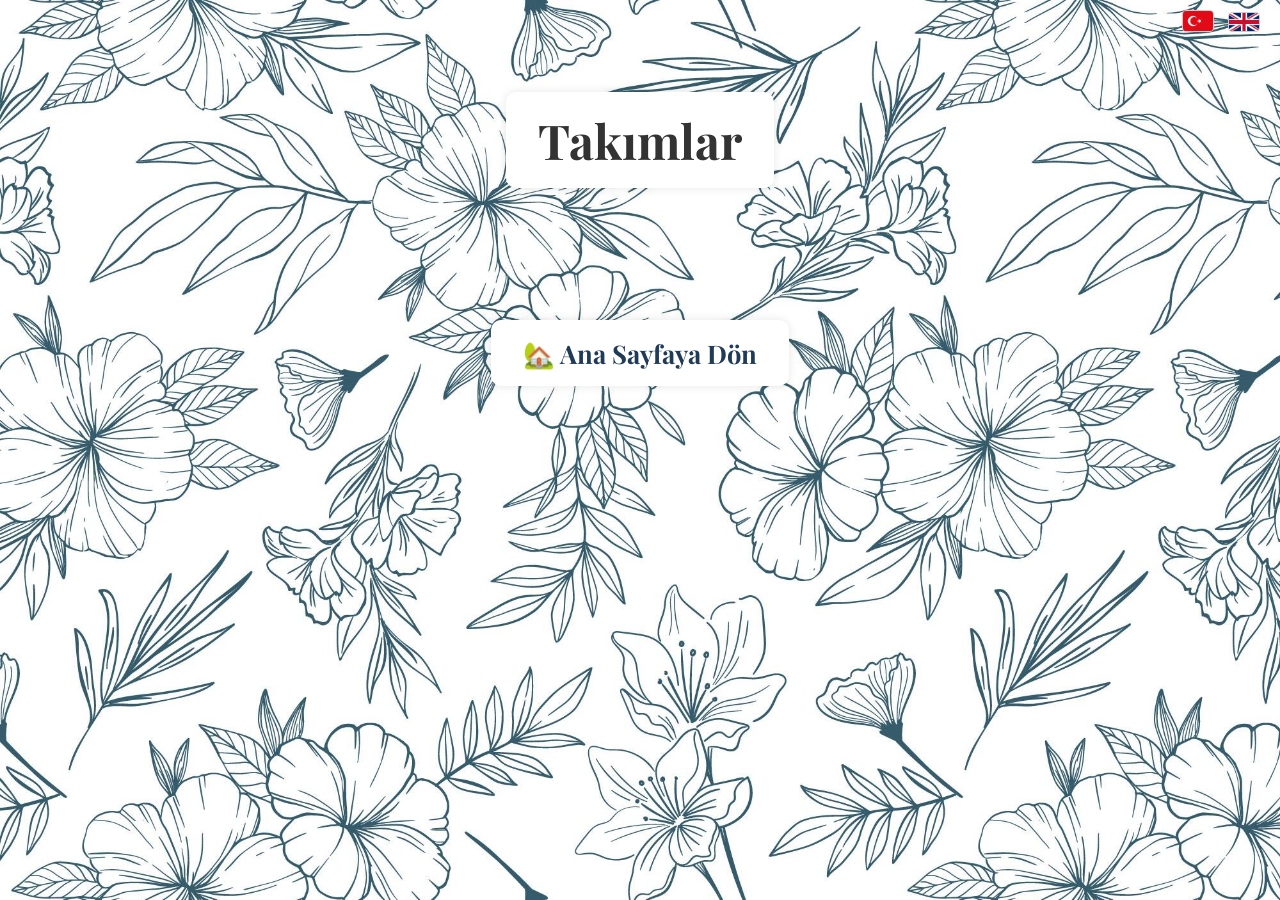
<file: Kamilla Butik/takimlar.html>
<!DOCTYPE html>
<html lang="tr">
  <head>
    <meta charset="UTF-8" />
    <meta name="viewport" content="width=device-width, initial-scale=1.0" />
    <title>Kamilla Butik - Elbiseler</title>

    <!-- Font ve İkonlar -->
    <link
      rel="stylesheet"
      href="https://cdnjs.cloudflare.com/ajax/libs/font-awesome/6.7.2/css/all.min.css"
    />
    <link
      href="https://fonts.googleapis.com/css2?family=Playfair+Display&display=swap"
      rel="stylesheet"
    />

    <style>
      body {
        font-family: "Playfair Display", serif;
        margin: 0;
        padding: 0;
        background-color: white;
        background-image: url("images/cicek.jpg");
        background-repeat: no-repeat;
        background-size: cover;
        min-height: 100vh;
        color: #333;
        display: flex;
        flex-direction: column;
      }

      .language-switcher {
        position: absolute;
        top: 10px;
        right: 20px;
        z-index: 1000;
      }

      .language-switcher img {
        width: 30px;
        margin-left: 10px;
        cursor: pointer;
        border-radius: 4px;
        border: 1px solid #ccc;
      }

      .page-title-wrapper {
        display: flex;
        justify-content: center;
        padding-top: 60px;
        padding-bottom: 10px;
      }

      .page-title {
        background-color: white;
        padding: 1rem 2rem;
        border-radius: 10px;
        font-size: 3rem;
        box-shadow: 0 0 10px rgba(0, 0, 0, 0.1);
      }

      .navbar {
        display: flex;
        justify-content: center;
        gap: 1.5rem;
        padding: 1.5rem 1rem;
        background-color: rgba(255, 255, 255, 0.95);
        box-shadow: 0 2px 8px rgba(0, 0, 0, 0.05);
        flex-wrap: wrap;
        margin-bottom: 20px;
      }

      .navbar a {
        font-size: 1.6rem;
        text-decoration: none;
        color: #1f3b57;
        font-weight: 600;
        padding: 0.8rem 1.2rem;
        border-radius: 6px;
        transition: all 0.3s ease;
      }

      .navbar a:hover {
        background-color: #1f3b57;
        color: white;
      }

      .product-list {
        display: grid;
        grid-template-columns: repeat(auto-fit, minmax(250px, 1fr));
        gap: 20px;
        padding: 30px;
      }

      .product-card {
        background: rgba(255, 255, 255, 0.9);
        padding: 20px;
        border-radius: 10px;
        box-shadow: 0 4px 8px rgba(0, 0, 0, 0.1);
        text-align: center;
      }

      .product-card img {
        max-width: 100%;
        height: auto;
        border-radius: 8px;
      }

      .product-card h3 {
        margin-top: 10px;
        font-size: 20px;
      }

      .product-card p {
        font-size: 16px;
        color: #666;
      }

      .back-home {
        text-align: center;
        padding: 30px 0;
      }

      .back-home a {
        background-color: white;
        padding: 1rem 2rem;
        border-radius: 10px;
        text-decoration: none;
        font-size: 1.6rem;
        font-weight: bold;
        color: #1f3b57;
        box-shadow: 0 0 10px rgba(0, 0, 0, 0.1);
        transition: 0.3s;
        display: inline-block;
      }

      .back-home a:hover {
        background-color: #1f3b57;
        color: white;
      }
    </style>
  </head>
  <body>
    <!-- Dil Seçici -->
    <div class="language-switcher">
      <img src="images/tr-flag.webp" alt="TR" onclick="setLanguage('tr')" />
      <img src="images/en-flag.webp" alt="EN" onclick="setLanguage('en')" />
    </div>

    <!-- Sayfa Başlığı -->
    <div class="page-title-wrapper">
      <h1 id="page-title" class="page-title">Takımlar</h1>
    </div>

    <!-- Ürün Listesi -->
    <div class="product-list" id="product-list"></div>

    <!-- Ana Sayfaya Dön -->
    <div class="back-home">
      <a href="index.html" id="back-button">🏡 Ana Sayfaya Dön</a>
    </div>

    <!-- Dil Scripti -->
    <script>
      const translations = {
        tr: {
          title: "Takımlar",
          back: "🏡 Ana Sayfaya Dön",
        },
        en: {
          title: "Sets",
          back: "🏡 Back to Home",
        },
      };

      function setLanguage(lang) {
        localStorage.setItem("lang", lang);
        document.getElementById("page-title").textContent =
          translations[lang].title;
        document.getElementById("back-button").textContent =
          translations[lang].back;

        document.querySelectorAll(".lang").forEach((el) => {
          el.style.display = "none";
        });
        document
          .querySelectorAll(".lang-" + lang)
          .forEach((el) => (el.style.display = "flex"));
      }

      const savedLang = localStorage.getItem("lang") || "tr";
      setLanguage(savedLang);
    </script>
  </body>
</html>
</file>
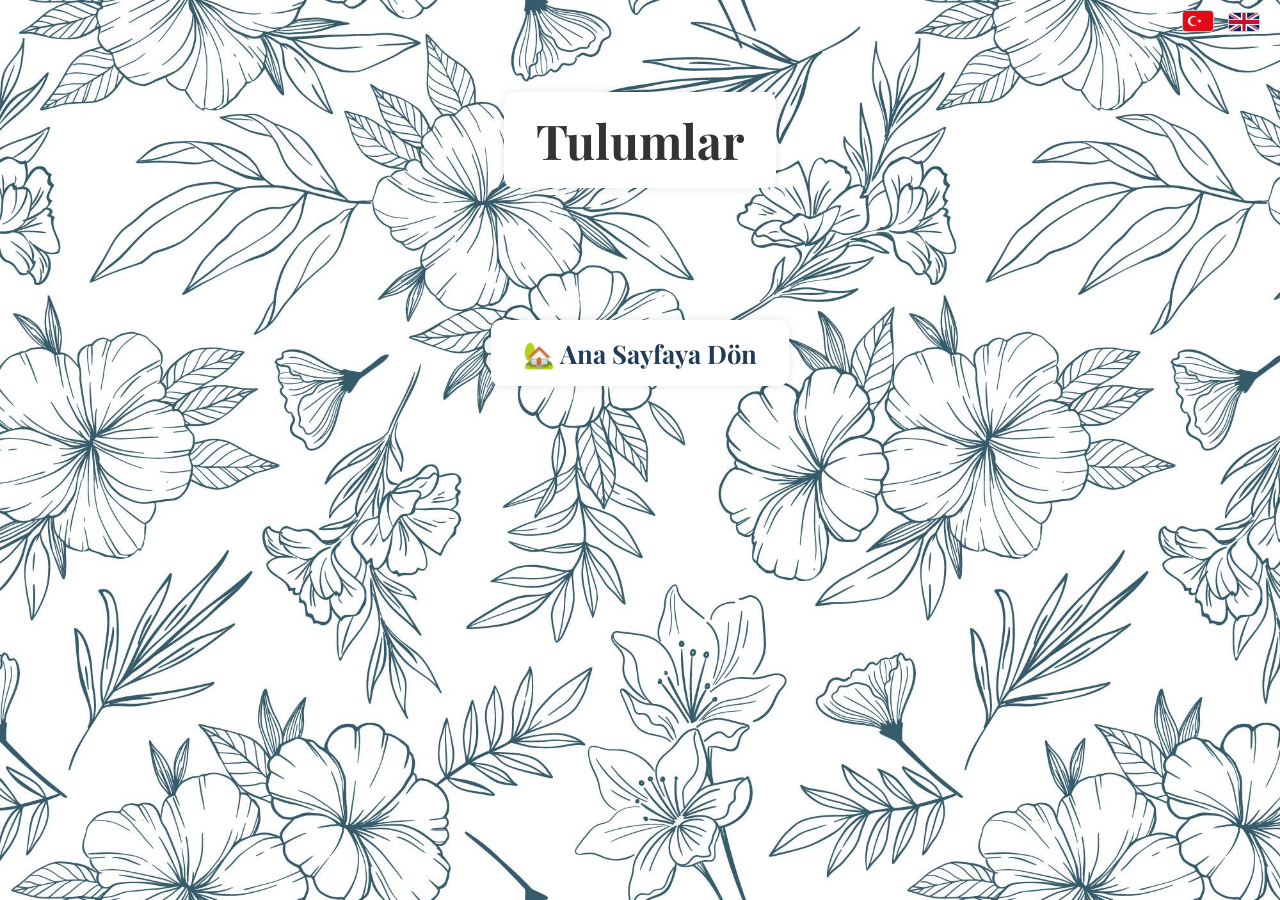
<file: Kamilla Butik/tulumlar.html>
<!DOCTYPE html>
<html lang="tr">
  <head>
    <meta charset="UTF-8" />
    <meta name="viewport" content="width=device-width, initial-scale=1.0" />
    <title>Kamilla Butik - Elbiseler</title>

    <!-- Font ve İkonlar -->
    <link
      rel="stylesheet"
      href="https://cdnjs.cloudflare.com/ajax/libs/font-awesome/6.7.2/css/all.min.css"
    />
    <link
      href="https://fonts.googleapis.com/css2?family=Playfair+Display&display=swap"
      rel="stylesheet"
    />

    <style>
      body {
        font-family: "Playfair Display", serif;
        margin: 0;
        padding: 0;
        background-color: white;
        background-image: url("images/cicek.jpg");
        background-repeat: no-repeat;
        background-size: cover;
        min-height: 100vh;
        color: #333;
        display: flex;
        flex-direction: column;
      }

      .language-switcher {
        position: absolute;
        top: 10px;
        right: 20px;
        z-index: 1000;
      }

      .language-switcher img {
        width: 30px;
        margin-left: 10px;
        cursor: pointer;
        border-radius: 4px;
        border: 1px solid #ccc;
      }

      .page-title-wrapper {
        display: flex;
        justify-content: center;
        padding-top: 60px;
        padding-bottom: 10px;
      }

      .page-title {
        background-color: white;
        padding: 1rem 2rem;
        border-radius: 10px;
        font-size: 3rem;
        box-shadow: 0 0 10px rgba(0, 0, 0, 0.1);
      }

      .navbar {
        display: flex;
        justify-content: center;
        gap: 1.5rem;
        padding: 1.5rem 1rem;
        background-color: rgba(255, 255, 255, 0.95);
        box-shadow: 0 2px 8px rgba(0, 0, 0, 0.05);
        flex-wrap: wrap;
        margin-bottom: 20px;
      }

      .navbar a {
        font-size: 1.6rem;
        text-decoration: none;
        color: #1f3b57;
        font-weight: 600;
        padding: 0.8rem 1.2rem;
        border-radius: 6px;
        transition: all 0.3s ease;
      }

      .navbar a:hover {
        background-color: #1f3b57;
        color: white;
      }

      .product-list {
        display: grid;
        grid-template-columns: repeat(auto-fit, minmax(250px, 1fr));
        gap: 20px;
        padding: 30px;
      }

      .product-card {
        background: rgba(255, 255, 255, 0.9);
        padding: 20px;
        border-radius: 10px;
        box-shadow: 0 4px 8px rgba(0, 0, 0, 0.1);
        text-align: center;
      }

      .product-card img {
        max-width: 100%;
        height: auto;
        border-radius: 8px;
      }

      .product-card h3 {
        margin-top: 10px;
        font-size: 20px;
      }

      .product-card p {
        font-size: 16px;
        color: #666;
      }

      .back-home {
        text-align: center;
        padding: 30px 0;
      }

      .back-home a {
        background-color: white;
        padding: 1rem 2rem;
        border-radius: 10px;
        text-decoration: none;
        font-size: 1.6rem;
        font-weight: bold;
        color: #1f3b57;
        box-shadow: 0 0 10px rgba(0, 0, 0, 0.1);
        transition: 0.3s;
        display: inline-block;
      }

      .back-home a:hover {
        background-color: #1f3b57;
        color: white;
      }
    </style>
  </head>
  <body>
    <!-- Dil Seçici -->
    <div class="language-switcher">
      <img src="images/tr-flag.webp" alt="TR" onclick="setLanguage('tr')" />
      <img src="images/en-flag.webp" alt="EN" onclick="setLanguage('en')" />
    </div>

    <!-- Sayfa Başlığı -->
    <div class="page-title-wrapper">
      <h1 id="page-title" class="page-title">Tulumlar</h1>
    </div>

    <!-- Ürün Listesi -->
    <div class="product-list" id="product-list"></div>

    <!-- Ana Sayfaya Dön -->
    <div class="back-home">
      <a href="index.html" id="back-button">🏡 Ana Sayfaya Dön</a>
    </div>

    <!-- Dil Scripti -->
    <script>
      const translations = {
        tr: {
          title: "Tulumlar",
          back: "🏡 Ana Sayfaya Dön",
        },
        en: {
          title: "Jumpsuits",
          back: "🏡 Back to Home",
        },
      };

      function setLanguage(lang) {
        localStorage.setItem("lang", lang);
        document.getElementById("page-title").textContent =
          translations[lang].title;
        document.getElementById("back-button").textContent =
          translations[lang].back;

        document.querySelectorAll(".lang").forEach((el) => {
          el.style.display = "none";
        });
        document
          .querySelectorAll(".lang-" + lang)
          .forEach((el) => (el.style.display = "flex"));
      }

      const savedLang = localStorage.getItem("lang") || "tr";
      setLanguage(savedLang);
    </script>
  </body>
</html>
</file>
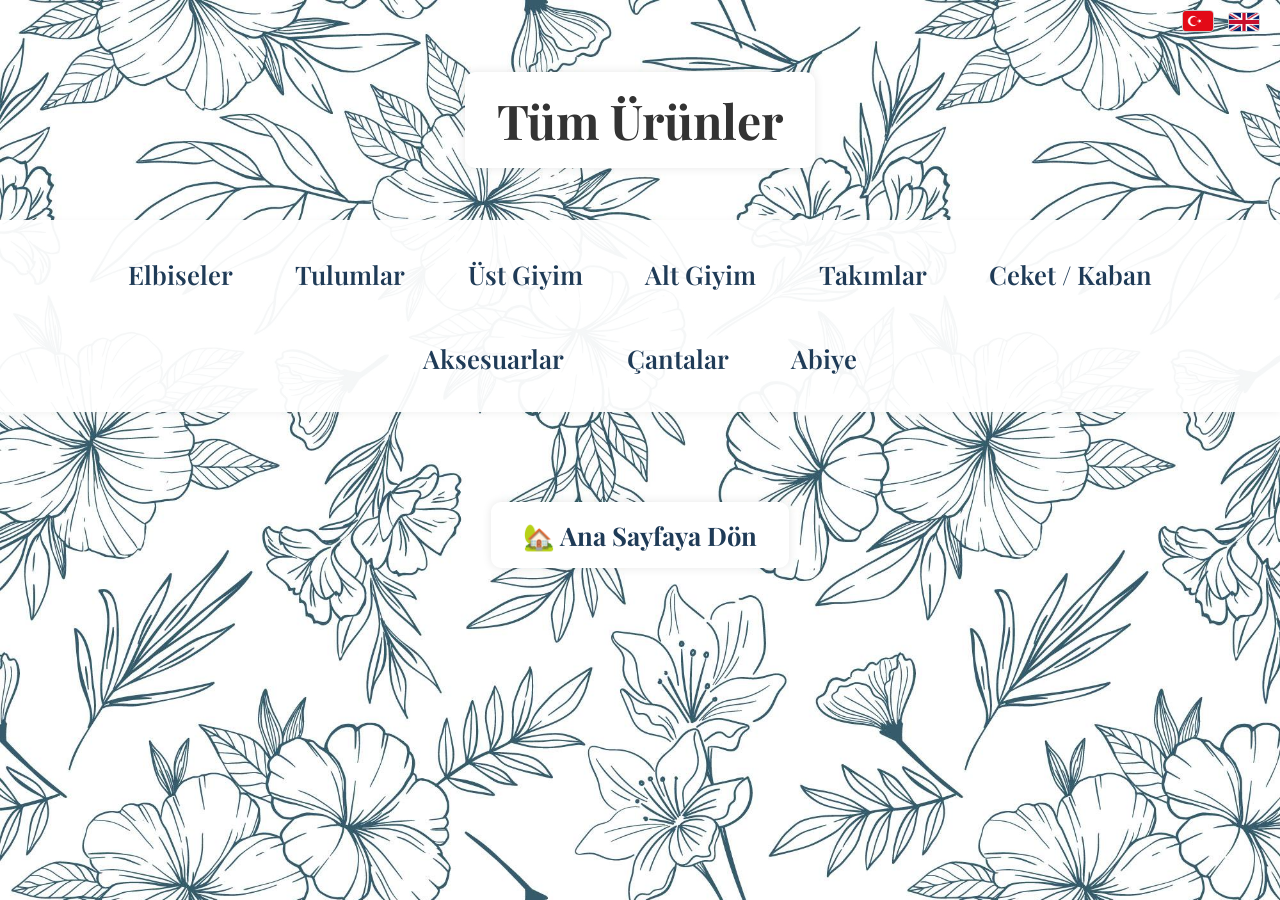
<file: Kamilla Butik/urunler.html>
<!DOCTYPE html>
<html lang="tr">
  <head>
    <meta charset="UTF-8" />
    <meta name="viewport" content="width=device-width, initial-scale=1.0" />
    <title>Kamilla Butik - Ürünler</title>

    <!-- Font ve İkonlar -->
    <link
      rel="stylesheet"
      href="https://cdnjs.cloudflare.com/ajax/libs/font-awesome/6.7.2/css/all.min.css"
    />
    <link
      href="https://fonts.googleapis.com/css2?family=Playfair+Display&display=swap"
      rel="stylesheet"
    />

    <style>
      body {
        font-family: "Playfair Display", serif;
        margin: 0;
        padding: 0;
        background-color: white;
        background-image: url("images/cicek.jpg");
        background-repeat: no-repeat;
        background-size: cover;
        min-height: 100vh;
        color: #333;
        display: flex;
        flex-direction: column;
      }

      /* Dil Seçici */
      .language-switcher {
        position: absolute;
        top: 10px;
        right: 20px;
        z-index: 1000;
      }

      .language-switcher img {
        width: 30px;
        margin-left: 10px;
        cursor: pointer;
        border-radius: 4px;
        border: 1px solid #ccc;
      }

      .page-title-wrapper {
        display: flex;
        justify-content: center;
        padding-top: 40px;
        padding-bottom: 20px;
      }

      .page-title {
        background-color: white;
        padding: 1rem 2rem;
        border-radius: 10px;
        font-size: 3rem;
        box-shadow: 0 0 10px rgba(0, 0, 0, 0.1);
      }

      /* Navbar */
      .navbar {
        display: flex;
        justify-content: center;
        gap: 1.5rem;
        padding: 1.5rem 1rem;
        background-color: rgba(255, 255, 255, 0.95);
        box-shadow: 0 2px 8px rgba(0, 0, 0, 0.05);
        flex-wrap: wrap;
      }

      .navbar a {
        font-size: 1.6rem;
        text-decoration: none;
        color: #1f3b57;
        font-weight: 600;
        padding: 0.8rem 1.2rem;
        border-radius: 6px;
        transition: all 0.3s ease;
      }

      .navbar a:hover {
        background-color: #1f3b57;
        color: white;
      }

      .product-list {
        display: grid;
        grid-template-columns: repeat(auto-fit, minmax(250px, 1fr));
        gap: 20px;
        padding: 30px;
      }

      .product-card {
        background: rgba(255, 255, 255, 0.9);
        padding: 20px;
        border-radius: 10px;
        box-shadow: 0 4px 8px rgba(0, 0, 0, 0.1);
        text-align: center;
      }

      .product-card img {
        max-width: 100%;
        height: auto;
        border-radius: 8px;
      }

      .product-card h3 {
        margin-top: 10px;
        font-size: 20px;
      }

      .product-card p {
        font-size: 16px;
        color: #666;
      }

      .back-home {
        text-align: center;
        padding: 30px 0;
      }

      .back-home a {
        background-color: white;
        padding: 1rem 2rem;
        border-radius: 10px;
        text-decoration: none;
        font-size: 1.6rem;
        font-weight: bold;
        color: #1f3b57;
        box-shadow: 0 0 10px rgba(0, 0, 0, 0.1);
        transition: 0.3s;
        display: inline-block;
      }

      .back-home a:hover {
        background-color: #1f3b57;
        color: white;
      }
    </style>
  </head>
  <body>
    <!-- Dil Seçici -->
    <div class="language-switcher">
      <img src="images/tr-flag.webp" alt="TR" onclick="setLanguage('tr')" />
      <img src="images/en-flag.webp" alt="EN" onclick="setLanguage('en')" />
    </div>

    <!-- Başlık -->
    <div class="page-title-wrapper">
      <h1 id="page-title" class="page-title">Tüm Ürünler</h1>
    </div>

    <!-- NAVBAR alt kısma kondu -->
    <div class="navbar lang lang-tr">
      <a href="elbiseler.html">Elbiseler</a>
      <a href="tulumlar.html">Tulumlar</a>
      <a href="ustgiyim.html">Üst Giyim</a>
      <a href="altgiyim.html">Alt Giyim</a>
      <a href="takimlar.html">Takımlar</a>
      <a href="ceket.html">Ceket / Kaban</a>
      <a href="aksesuarlar.html">Aksesuarlar</a>
      <a href="cantalar.html">Çantalar</a>
      <a href="abiye.html">Abiye</a>
    </div>

    <div class="navbar lang lang-en" style="display: none">
      <a href="elbiseler.html">Dresses</a>
      <a href="tulumlar.html">Jumpsuits</a>
      <a href="ustgiyim.html">Tops</a>
      <a href="altgiyim.html">Bottoms</a>
      <a href="takimlar.html">Sets</a>
      <a href="ceket.html">Jackets & Coats</a>
      <a href="aksesuarlar.html">Accessories</a>
      <a href="cantalar.html">Bags</a>
      <a href="abiye.html">Evening Dresses</a>
    </div>

    <!-- Ürün Listesi -->
    <div class="product-list" id="product-list"></div>

    <!-- Ana Sayfaya Dön Butonu -->
    <div class="back-home">
      <a href="index.html" id="back-button">🏡 Ana Sayfaya Dön</a>
    </div>

    <!-- Dil Scripti -->
    <script>
      const translations = {
        tr: {
          title: "Tüm Ürünler",
          back: "🏡 Ana Sayfaya Dön",
        },
        en: {
          title: "All Products",
          back: "🏡 Back to Home",
        },
      };

      function setLanguage(lang) {
        document.getElementById("page-title").textContent =
          translations[lang].title;
        document.getElementById("back-button").textContent =
          translations[lang].back;

        document.querySelectorAll(".lang").forEach((el) => {
          el.style.display = "none";
        });
        document
          .querySelectorAll(".lang-" + lang)
          .forEach((el) => (el.style.display = "flex"));
      }

      setLanguage("tr");
    </script>
  </body>
</html>
</file>
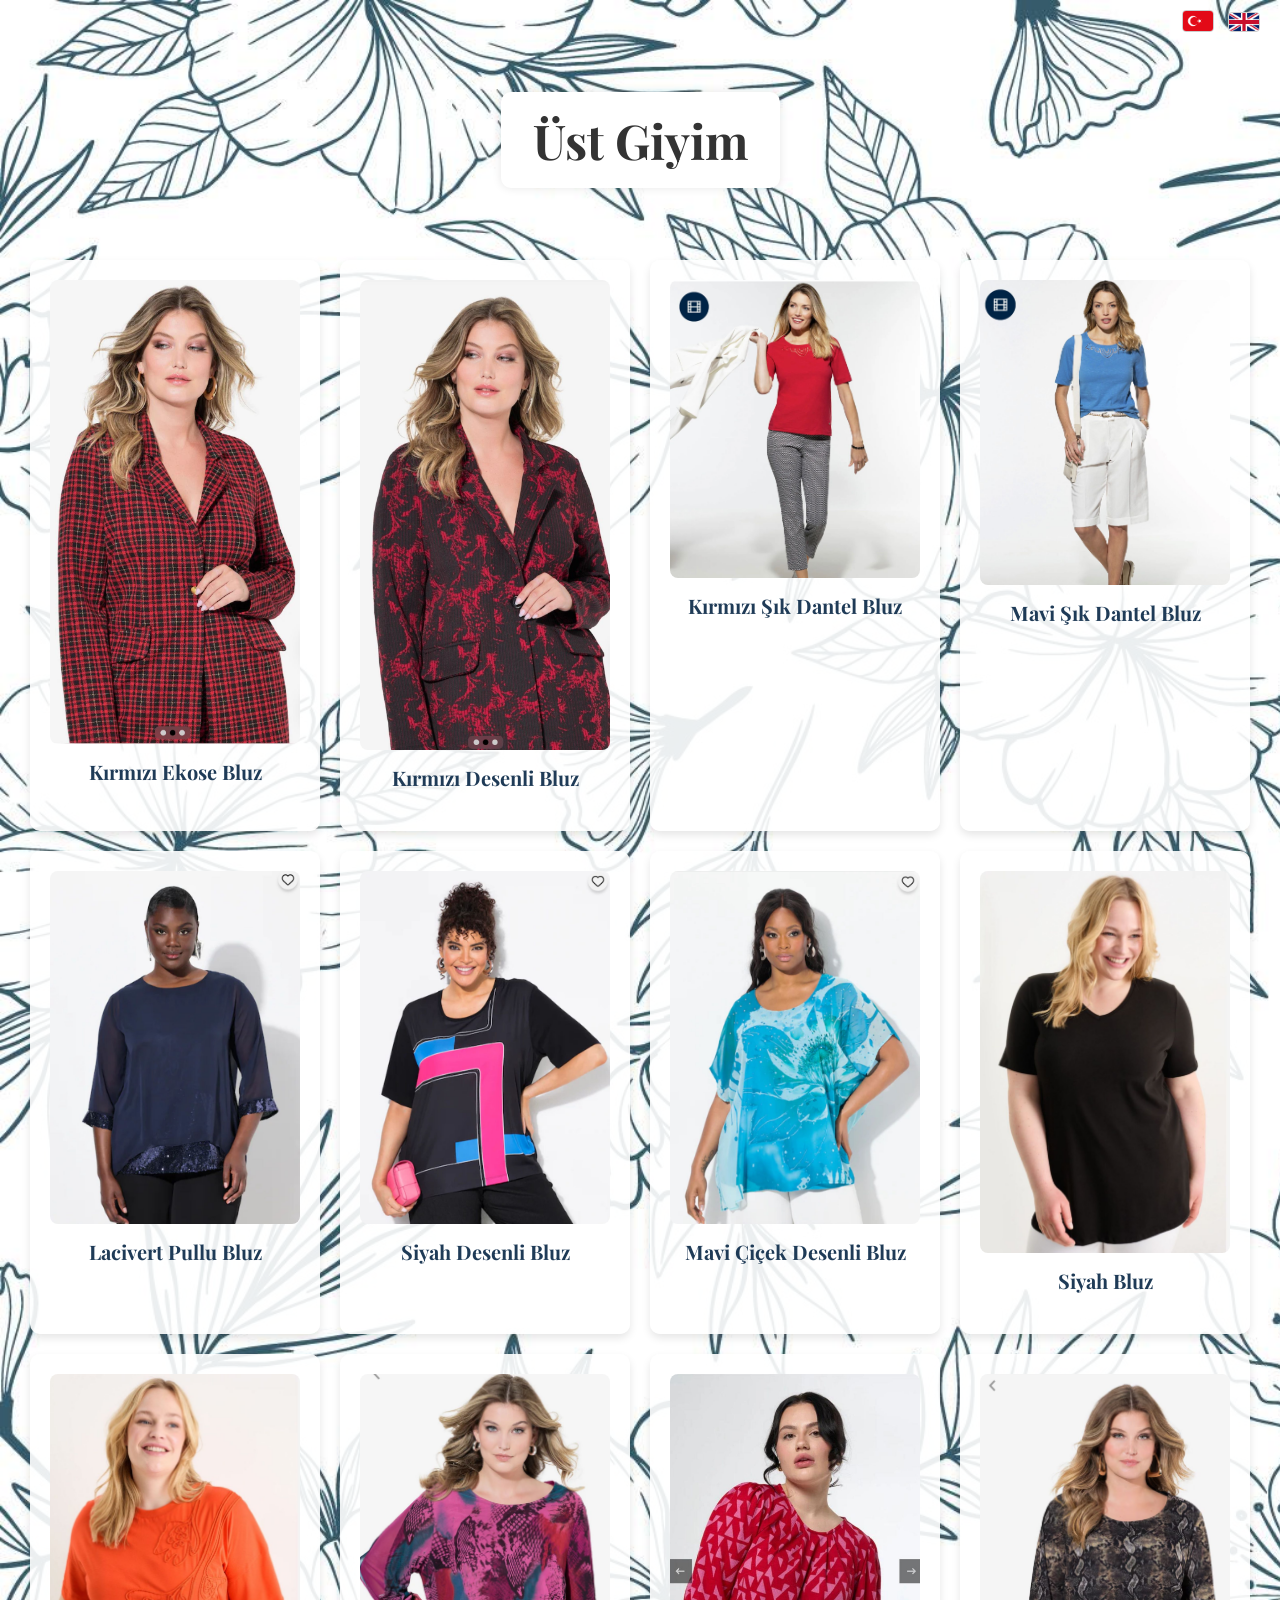
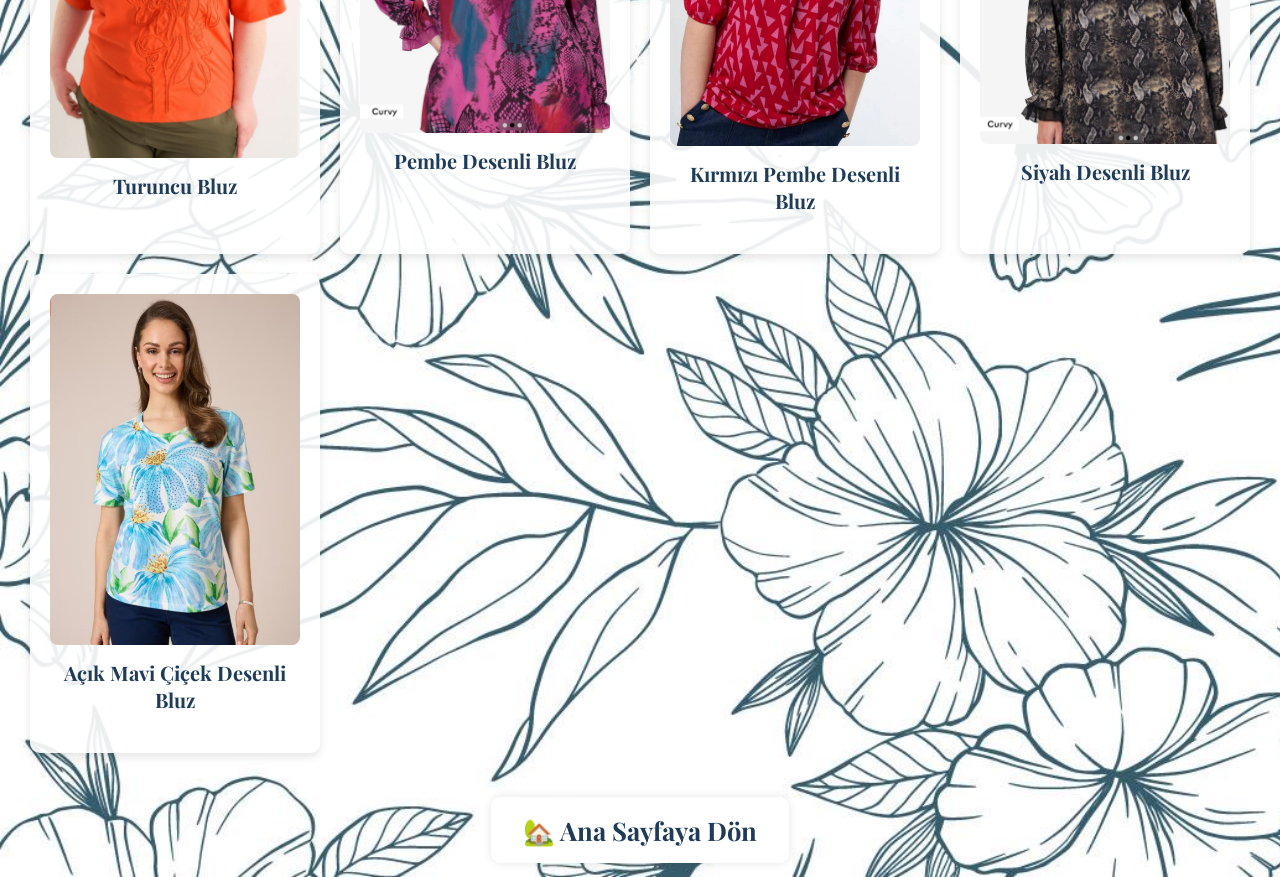
<file: Kamilla Butik/ustgiyim.html>
<!DOCTYPE html>
<html lang="tr">
  <head>
    <meta charset="UTF-8" />
    <meta name="viewport" content="width=device-width, initial-scale=1.0" />
    <title>Kamilla Butik - Üst Giyim</title>
    <link
      rel="stylesheet"
      href="https://cdnjs.cloudflare.com/ajax/libs/font-awesome/6.7.2/css/all.min.css"
    />
    <link
      href="https://fonts.googleapis.com/css2?family=Playfair+Display&display=swap"
      rel="stylesheet"
    />

    <style>
      body {
        font-family: "Playfair Display", serif;
        margin: 0;
        padding: 0;
        background-color: white;
        background-image: url("images/cicek.jpg");
        background-repeat: no-repeat;
        background-size: cover;
        min-height: 100vh;
        color: #333;
        display: flex;
        flex-direction: column;
      }

      .language-switcher {
        position: absolute;
        top: 10px;
        right: 20px;
        z-index: 1000;
      }

      .language-switcher img {
        width: 30px;
        margin-left: 10px;
        cursor: pointer;
        border-radius: 4px;
        border: 1px solid #ccc;
      }

      .page-title-wrapper {
        display: flex;
        justify-content: center;
        padding-top: 60px;
        padding-bottom: 10px;
      }

      .page-title {
        background-color: white;
        padding: 1rem 2rem;
        border-radius: 10px;
        font-size: 3rem;
        box-shadow: 0 0 10px rgba(0, 0, 0, 0.1);
      }

      .product-list {
        display: grid;
        grid-template-columns: repeat(auto-fit, minmax(250px, 1fr));
        gap: 20px;
        padding: 30px;
      }

      .product-card {
        background: rgba(255, 255, 255, 0.9);
        padding: 20px;
        border-radius: 10px;
        box-shadow: 0 4px 8px rgba(0, 0, 0, 0.1);
        text-align: center;
        transition: 0.3s;
      }

      .product-card:hover {
        transform: scale(1.02);
      }

      .product-card img {
        max-width: 100%;
        height: auto;
        border-radius: 8px;
      }

      .product-card h3 {
        margin-top: 10px;
        font-size: 20px;
        color: #1f3b57;
      }

      .back-home {
        text-align: center;
        padding: 30px 0;
      }

      .back-home a {
        background-color: white;
        padding: 1rem 2rem;
        border-radius: 10px;
        text-decoration: none;
        font-size: 1.6rem;
        font-weight: bold;
        color: #1f3b57;
        box-shadow: 0 0 10px rgba(0, 0, 0, 0.1);
        transition: 0.3s;
      }

      .back-home a:hover {
        background-color: #1f3b57;
        color: white;
      }
    </style>
  </head>
  <body>
    <!-- Dil Seçici -->
    <div class="language-switcher">
      <img src="images/tr-flag.webp" alt="TR" onclick="setLanguage('tr')" />
      <img src="images/en-flag.webp" alt="EN" onclick="setLanguage('en')" />
    </div>

    <!-- Sayfa Başlığı -->
    <div class="page-title-wrapper">
      <h1 id="page-title" class="page-title">Üst Giyim</h1>
    </div>

    <!-- Ürün Listesi -->
    <div class="product-list" id="product-list"></div>

    <!-- Ana Sayfaya Dön -->
    <div class="back-home">
      <a href="index.html" id="back-button">🏡 Ana Sayfaya Dön</a>
    </div>

    <!-- Ürünleri Manuel Listele -->
    <script>
      const products = [
        {
          name_tr: "Kırmızı Ekose Bluz",
          name_en: "Red Plaid Blouse",
          image: "images/Bluz 1.jpeg",
        },
        {
          name_tr: "Kırmızı Desenli Bluz",
          name_en: "Red Patterned Blouse",
          image: "images/Bluz 2.jpeg",
        },
        {
          name_tr: "Kırmızı Şık Dantel Bluz",
          name_en: "Red Elegant Lace Blouse",
          image: "images/Bluz 3.jpeg",
        },
        {
          name_tr: "Mavi Şık Dantel Bluz",
          name_en: "Blue Elegant Lace Blouse",
          image: "images/Bluz 4.jpeg",
        },
        {
          name_tr: "Lacivert Pullu Bluz",
          name_en: "Navy Sequined Blouse",
          image: "images/Bluz 5.jpeg",
        },
        {
          name_tr: "Siyah Desenli Bluz",
          name_en: "Black Patterned Blouse",
          image: "images/Bluz 6.jpeg",
        },
        {
          name_tr: "Mavi Çiçek Desenli Bluz",
          name_en: "Blue Floral Blouse",
          image: "images/Bluz 7.jpeg",
        },
        {
          name_tr: "Siyah Bluz",
          name_en: "Black Blouse",
          image: "images/Bluz 8.jpeg",
        },
        {
          name_tr: "Turuncu Bluz",
          name_en: "Orange Blouse",
          image: "images/Bluz 9.jpeg",
        },
        {
          name_tr: "Pembe Desenli Bluz",
          name_en: "Pink Patterned Blouse",
          image: "images/Bluz 10.jpeg",
        },
        {
          name_tr: "Kırmızı Pembe Desenli Bluz",
          name_en: "Red & Pink Patterned Blouse",
          image: "images/Bluz 11.jpeg",
        },
        {
          name_tr: "Siyah Desenli Bluz",
          name_en: "Black Patterned Blouse",
          image: "images/Bluz 12.jpeg",
        },
        {
          name_tr: "Açık Mavi Çiçek Desenli Bluz",
          name_en: "Light Blue Floral Blouse",
          image: "images/Bluz 13.jpeg",
        },
      ];

      const list = document.getElementById("product-list");
      products.forEach((product, index) => {
        const div = document.createElement("div");
        div.className = "product-card";
        div.innerHTML = `
    <img src="${product.image}" alt="${product.name_tr}" />
    <h3 class="product-title" data-tr="${product.name_tr}" data-en="${product.name_en}">
      ${product.name_tr}
    </h3>
  `;
        list.appendChild(div);
      });
    </script>

    <!-- Dil Scripti -->
    <script>
      const translations = {
        tr: {
          title: "Üst Giyim",
          back: "🏡 Ana Sayfaya Dön",
        },
        en: {
          title: "Tops",
          back: "🏡 Back to Home",
        },
      };

      function setLanguage(lang) {
        localStorage.setItem("lang", lang);
        document.getElementById("page-title").textContent =
          translations[lang].title;
        document.getElementById("back-button").textContent =
          translations[lang].back;

        // Ürün isimlerini güncelle
        const productTitles = document.querySelectorAll(".product-title");
        productTitles.forEach((el) => {
          el.textContent = el.getAttribute(`data-${lang}`);
        });
      }

      const savedLang = localStorage.getItem("lang") || "tr";
      setLanguage(savedLang);
    </script>
  </body>
</html>
</file>
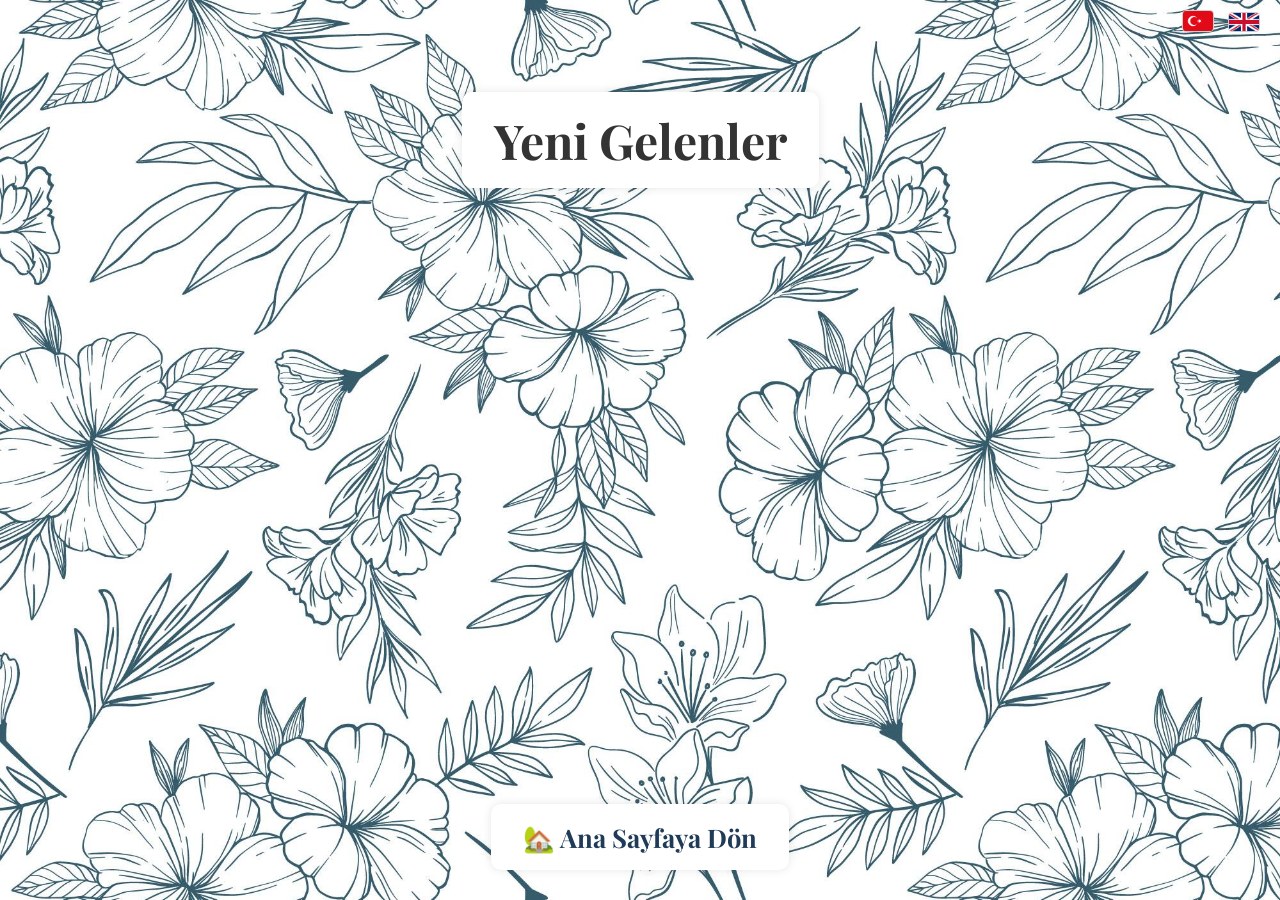
<file: Kamilla Butik/yenigelenler.html>
<!DOCTYPE html>
<html lang="tr">
  <head>
    <meta charset="UTF-8" />
    <meta name="viewport" content="width=device-width, initial-scale=1.0" />
    <title>Kamilla Butik - Yeni Gelenler</title>
    <link
      rel="stylesheet"
      href="https://cdnjs.cloudflare.com/ajax/libs/font-awesome/6.7.2/css/all.min.css"
    />
    <link
      href="https://fonts.googleapis.com/css2?family=Playfair+Display&display=swap"
      rel="stylesheet"
    />
    <style>
      body {
        font-family: "Playfair Display", serif;
        margin: 0;
        padding: 0;
        background-color: white;
        background-image: url("images/cicek.jpg");
        background-repeat: no-repeat;
        background-size: cover;
        min-height: 100vh;
        color: #333;
        display: flex;
        flex-direction: column;
        justify-content: space-between;
      }
      .language-switcher {
        position: absolute;
        top: 10px;
        right: 20px;
        z-index: 1000;
      }
      .language-switcher img {
        width: 30px;
        margin-left: 10px;
        cursor: pointer;
        border-radius: 4px;
        border: 1px solid #ccc;
      }
      .page-title-wrapper {
        display: flex;
        justify-content: center;
        padding-top: 60px;
        padding-bottom: 30px;
      }
      .page-title {
        background-color: white;
        padding: 1rem 2rem;
        border-radius: 10px;
        font-size: 3rem;
        box-shadow: 0 0 10px rgba(0, 0, 0, 0.1);
      }
      .product-list {
        display: grid;
        grid-template-columns: repeat(auto-fit, minmax(250px, 1fr));
        gap: 20px;
        padding: 30px;
      }
      .product-card {
        background: rgba(255, 255, 255, 0.9);
        padding: 20px;
        border-radius: 10px;
        box-shadow: 0 4px 8px rgba(0, 0, 0, 0.1);
        text-align: center;
      }
      .product-card img {
        max-width: 100%;
        height: auto;
        border-radius: 8px;
      }
      .product-card h3 {
        margin-top: 10px;
        font-size: 20px;
      }
      .product-card p {
        font-size: 16px;
        color: #666;
      }
      .back-home {
        text-align: center;
        padding: 30px 0;
      }
      .back-home a {
        background-color: white;
        padding: 1rem 2rem;
        border-radius: 10px;
        text-decoration: none;
        font-size: 1.6rem;
        font-weight: bold;
        color: #1f3b57;
        box-shadow: 0 0 10px rgba(0, 0, 0, 0.1);
        transition: 0.3s;
        display: inline-block;
      }
      .back-home a:hover {
        background-color: #1f3b57;
        color: white;
      }
    </style>
  </head>
  <body>
    <div class="language-switcher">
      <img src="images/tr-flag.webp" alt="TR" onclick="setLanguage('tr')" />
      <img src="images/en-flag.webp" alt="EN" onclick="setLanguage('en')" />
    </div>

    <div class="page-title-wrapper">
      <h1 id="page-title" class="page-title">Yeni Gelenler</h1>
    </div>

    <div class="product-list" id="product-list"></div>

    <div class="back-home">
      <a href="index.html" id="back-button">🏡 Ana Sayfaya Dön</a>
    </div>

    <script>
      const translations = {
        tr: {
          title: "Yeni Gelenler",
          back: "🏡 Ana Sayfaya Dön",
        },
        en: {
          title: "New Arrivals",
          back: "🏡 Back to Home",
        },
      };

      function setLanguage(lang) {
        document.getElementById("page-title").textContent =
          translations[lang].title;
        document.getElementById("back-button").textContent =
          translations[lang].back;
      }

      setLanguage("tr");
    </script>
  </body>
</html>
</file>
